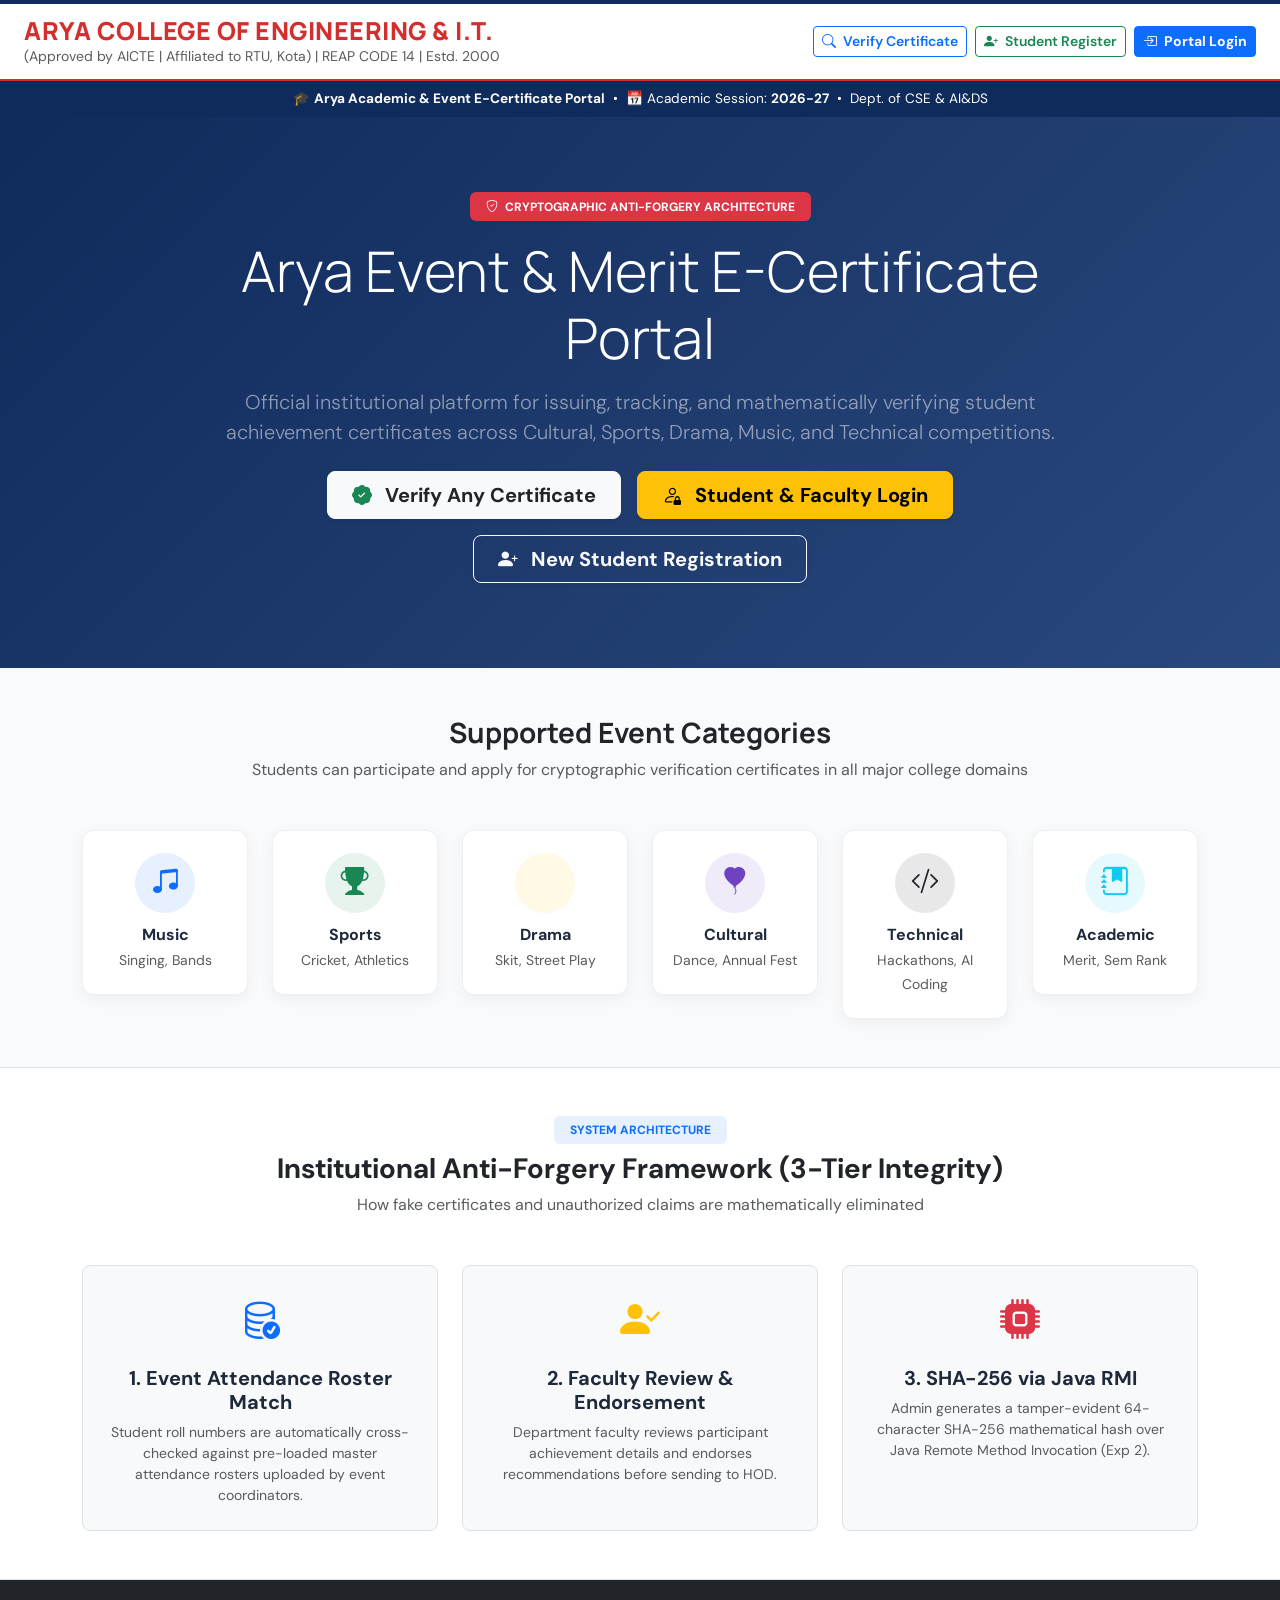
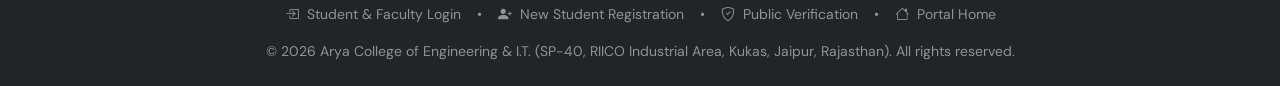
<file: index.html>
<!DOCTYPE html>
<html lang="en">
<head>
    <meta charset="UTF-8">
    <meta name="viewport" content="width=device-width, initial-scale=1.0">
    <title>DocuVerify™ — Arya College of Engineering & I.T. Event Certificate Portal</title>
    
    <!-- Bootstrap 5 CDN -->
    <link href="https://cdn.jsdelivr.net/npm/bootstrap@5.3.0/dist/css/bootstrap.min.css" rel="stylesheet">
    <!-- Bootstrap Icons -->
    <link href="https://cdn.jsdelivr.net/npm/bootstrap-icons@1.11.1/font/bootstrap-icons.css" rel="stylesheet">
    <!-- Google Fonts -->
    <link href="https://fonts.googleapis.com/css2?family=DM+Sans:wght@400;500;700&family=Manrope:wght@400;600;700;800&family=Plus+Jakarta+Sans:wght@400;500;600;700;800&family=Space+Grotesk:wght@500;700&display=swap" rel="stylesheet">
    
    <style>
        /* Base Theme Variables */
        :root {
            --primary-color: #0f2b5c;
            --primary-blue: #1e40af;
            --accent-red: #d32f2f;
            --accent-crimson: #e11d48;
            --bg-light: #f8fafc;
            --sidebar-width: 255px;
        }

        body {
            font-family: 'DM Sans', sans-serif;
            background-color: var(--bg-light);
            color: #1e293b;
            margin: 0;
            overflow-x: hidden;
        }

        /* 1. Official College Header (Exact Match to web/index.jsp) */
        .college-topbar {
            background: #ffffff;
            border-top: 4px solid var(--primary-color);
            border-bottom: 2px solid var(--accent-red);
            padding: 12px 24px;
            position: relative;
            z-index: 1020;
        }

        .arya-heading {
            color: var(--accent-red);
            font-weight: 800;
            font-family: 'Manrope', sans-serif;
            font-size: 1.55rem;
            letter-spacing: 0.5px;
            cursor: pointer;
        }

        /* 2. PBL Academic Ribbon */
        .pbl-banner {
            background: var(--primary-color);
            color: #ffffff;
            padding: 8px 15px;
            font-size: 0.85rem;
            text-align: center;
        }

        /* 3. Hero Section */
        .hero-section {
            background: linear-gradient(135deg, #0f2b5c 0%, #1e3a6d 50%, #29487d 100%);
            color: #ffffff;
            padding: 75px 20px 85px 20px;
            text-align: center;
        }

        /* Category Cards */
        .cat-pill {
            background: #ffffff;
            border-radius: 12px;
            padding: 22px 16px;
            text-align: center;
            box-shadow: 0 4px 15px rgba(0,0,0,0.05);
            border: 1px solid rgba(0,0,0,0.06);
            transition: all 0.25s;
            cursor: pointer;
        }
        .cat-pill:hover {
            transform: translateY(-5px);
            box-shadow: 0 10px 25px rgba(0,0,0,0.1);
            border-color: #2563eb;
        }

        .feature-icon-box {
            width: 60px;
            height: 60px;
            border-radius: 50%;
            display: flex;
            align-items: center;
            justify-content: center;
            margin: 0 auto 12px auto;
        }

        /* Ambient Dark Login View Styling (Exact Match to web/jsp/login.jsp) */
        .login-view-wrapper {
            background: linear-gradient(135deg, #090e1a 0%, #0f172a 40%, #1e1b4b 100%);
            min-height: calc(100vh - 120px);
            display: flex;
            align-items: center;
            justify-content: center;
            position: relative;
            padding: 40px 16px;
        }
        .login-view-wrapper::before {
            content: '';
            position: absolute;
            top: -100px;
            left: 50%;
            transform: translateX(-50%);
            width: 500px;
            height: 500px;
            background: radial-gradient(circle, rgba(37, 99, 235, 0.25) 0%, rgba(0,0,0,0) 70%);
            pointer-events: none;
        }
        .login-view-wrapper::after {
            content: '';
            position: absolute;
            bottom: -100px;
            right: 10%;
            width: 400px;
            height: 400px;
            background: radial-gradient(circle, rgba(225, 29, 72, 0.15) 0%, rgba(0,0,0,0) 70%);
            pointer-events: none;
        }

        .auth-card {
            background: rgba(255, 255, 255, 0.98);
            border-radius: 24px;
            box-shadow: 0 25px 60px -15px rgba(0, 0, 0, 0.5), 0 0 0 1px rgba(255, 255, 255, 0.1);
            width: 100%;
            max-width: 480px;
            padding: 38px 34px;
            position: relative;
            z-index: 10;
        }
        .auth-card::before {
            content: '';
            position: absolute;
            top: 0; left: 0; right: 0; height: 4px;
            background: linear-gradient(90deg, #2563eb, #e11d48, #3b82f6);
            border-radius: 24px 24px 0 0;
        }

        .role-switch-container {
            background: #f1f5f9;
            padding: 4px;
            border-radius: 12px;
            display: flex;
            gap: 4px;
            margin-bottom: 22px;
            border: 1px solid #e2e8f0;
        }
        .role-btn {
            flex: 1;
            padding: 9px 6px;
            font-size: 0.83rem;
            font-weight: 600;
            border: none;
            background: transparent;
            color: #64748b;
            border-radius: 9px;
            cursor: pointer;
            transition: all 0.2s;
            text-align: center;
        }
        .role-btn.active {
            background: #ffffff;
            color: #0f172a;
            box-shadow: 0 3px 8px rgba(15, 23, 42, 0.08);
            font-weight: 700;
        }

        .input-group-modern {
            display: flex;
            align-items: center;
            border: 1.5px solid #cbd5e1;
            border-radius: 12px;
            background: #ffffff;
            overflow: hidden;
            transition: all 0.2s;
        }
        .input-group-modern:focus-within {
            border-color: #2563eb;
            box-shadow: 0 0 0 3px rgba(37, 99, 235, 0.12);
        }
        .input-group-modern .input-icon {
            padding: 0 12px;
            color: #64748b;
        }
        .input-group-modern input {
            border: none;
            outline: none;
            padding: 11px 12px 11px 0;
            width: 100%;
            font-size: 0.92rem;
            color: #0f172a;
        }

        .btn-portal-submit {
            background: linear-gradient(135deg, #1e40af 0%, #2563eb 100%);
            color: #ffffff;
            border: none;
            font-weight: 700;
            font-size: 0.95rem;
            padding: 12px;
            border-radius: 12px;
            width: 100%;
            box-shadow: 0 6px 18px rgba(37, 99, 235, 0.35);
            transition: all 0.2s;
        }
        .btn-portal-submit:hover {
            transform: translateY(-2px);
            color: #ffffff;
        }

        /* ADMIN SIDEBAR & CONTENT LAYOUT (Exact Match to web/jsp/includes/sidebar.jsp & web/css/style.css) */
        .admin-layout-wrapper {
            display: flex;
            width: 100%;
            min-height: 100vh;
        }

        #sidebar {
            width: var(--sidebar-width);
            min-width: var(--sidebar-width);
            background: #ffffff;
            border-right: 1px solid #e2e8f0;
            color: #3f3d56;
            min-height: 100vh;
            position: fixed;
            top: 0;
            left: 0;
            z-index: 1000;
            transition: all 0.3s;
        }
        #sidebar.collapsed {
            margin-left: calc(-1 * var(--sidebar-width));
        }

        .sidebar-header {
            padding: 20px;
            background: #ffffff;
            border-bottom: 1px solid #eaeaea;
            text-align: center;
        }

        #sidebar ul.components {
            padding: 15px 0;
            list-style: none;
            margin: 0;
        }
        #sidebar ul li a {
            padding: 12px 20px;
            font-size: 0.95rem;
            display: flex;
            align-items: center;
            color: #475569;
            text-decoration: none;
            transition: all 0.2s;
            font-weight: 500;
            cursor: pointer;
        }
        #sidebar ul li a:hover, #sidebar ul li.active > a {
            color: #1e40af;
            background: rgba(37, 99, 235, 0.08);
            border-right: 4px solid #1e40af;
            font-weight: 700;
        }
        #sidebar ul li a i {
            margin-right: 12px;
            font-size: 1.15rem;
        }

        .admin-content-area {
            width: calc(100% - var(--sidebar-width));
            margin-left: var(--sidebar-width);
            min-height: 100vh;
            background-color: #f4f6fa;
            transition: all 0.3s;
            display: flex;
            flex-direction: column;
        }
        .admin-content-area.expanded {
            width: 100%;
            margin-left: 0;
        }

        .admin-top-nav {
            background: #ffffff;
            border-bottom: 1px solid #e2e8f0;
            padding: 12px 24px;
            display: flex;
            align-items: center;
            justify-content: space-between;
        }

        /* Stat Cards */
        .stats-card {
            background: #ffffff;
            border-radius: 12px;
            padding: 20px;
            border: 1px solid rgba(0,0,0,0.05);
            box-shadow: 0 4px 15px rgba(0,0,0,0.03);
        }
        .stats-card .icon-box {
            width: 54px;
            height: 54px;
            border-radius: 12px;
            display: flex;
            align-items: center;
            justify-content: center;
            font-size: 24px;
        }

        /* Student & Mentor Hero Banners */
        .student-hero {
            background: linear-gradient(135deg, #0f2b5c 0%, #1a428a 100%);
            color: #ffffff;
            border-radius: 12px;
            padding: 24px 28px;
            margin-bottom: 24px;
        }
        .mentor-hero {
            background: linear-gradient(135deg, #0f2b5c 0%, #1e3a6d 100%);
            color: #ffffff;
            border-radius: 12px;
            padding: 22px 28px;
            margin-bottom: 24px;
        }

        /* Visibility Switcher */
        .app-view {
            display: none;
        }
        .app-view.active-view {
            display: block;
        }
    </style>
</head>
<body>

    <!-- ========================================== -->
    <!-- VIEW 1: LANDING PAGE (Exact web/index.jsp) -->
    <!-- ========================================== -->
    <div id="view-home" class="app-view active-view">
        
        <!-- Official College Header -->
        <header class="college-topbar d-flex flex-wrap justify-content-between align-items-center">
            <div>
                <h3 class="arya-heading mb-0" onclick="showView('view-home')">ARYA COLLEGE OF ENGINEERING & I.T.</h3>
                <p class="text-muted small mb-0">(Approved by AICTE | Affiliated to RTU, Kota) | REAP CODE 14 | Estd. 2000</p>
            </div>
            <div class="d-flex align-items-center gap-2 mt-2 mt-md-0" id="landingNavActions">
                <button class="btn btn-outline-primary btn-sm fw-semibold" onclick="showView('view-verify')">
                    <i class="bi bi-search me-1"></i> Verify Certificate
                </button>
                <button class="btn btn-outline-success btn-sm fw-semibold" onclick="showView('view-register')">
                    <i class="bi bi-person-plus-fill me-1"></i> Student Register
                </button>
                <button class="btn btn-primary btn-sm fw-bold" onclick="showView('view-login')">
                    <i class="bi bi-box-arrow-in-right me-1"></i> Portal Login
                </button>
            </div>
        </header>

        <!-- Academic Ribbon -->
        <div class="pbl-banner">
            🎓 <strong>Arya Academic & Event E-Certificate Portal</strong> &nbsp;•&nbsp; 
            📅 Academic Session: <strong>2026-27</strong> &nbsp;•&nbsp; 
            Dept. of CSE & AI&DS
        </div>

        <!-- Hero Section -->
        <section class="hero-section">
            <div class="container" style="max-width: 860px;">
                <span class="badge bg-danger px-3 py-2 text-uppercase mb-3 fw-bold tracking-wider">
                    <i class="bi bi-shield-check me-1"></i> Cryptographic Anti-Forgery Architecture
                </span>
                <h1 class="display-4 fw-extrabold mb-3" style="font-family: 'Manrope', sans-serif;">
                    Arya Event & Merit E-Certificate Portal
                </h1>
                <p class="lead mb-4 text-white-50">
                    Official institutional platform for issuing, tracking, and mathematically verifying student achievement certificates across Cultural, Sports, Drama, Music, and Technical competitions.
                </p>
                <div class="d-flex flex-wrap justify-content-center gap-3">
                    <button onclick="showView('view-verify')" class="btn btn-light btn-lg px-4 fw-bold text-dark shadow-sm">
                        <i class="bi bi-patch-check-fill text-success me-2"></i> Verify Any Certificate
                    </button>
                    <button onclick="showView('view-login')" class="btn btn-warning btn-lg px-4 fw-bold shadow-sm">
                        <i class="bi bi-person-lock me-2"></i> Student & Faculty Login
                    </button>
                    <button onclick="showView('view-register')" class="btn btn-outline-light btn-lg px-4 fw-bold shadow-sm">
                        <i class="bi bi-person-plus-fill me-2"></i> New Student Registration
                    </button>
                </div>
            </div>
        </section>

        <!-- Supported Event Categories -->
        <div class="container py-5">
            <div class="text-center mb-5">
                <h3 class="fw-bold text-dark" style="font-family: 'Manrope', sans-serif;">Supported Event Categories</h3>
                <p class="text-muted">Students can participate and apply for cryptographic verification certificates in all major college domains</p>
            </div>

            <div class="row g-4">
                <div class="col-6 col-md-4 col-lg-2" onclick="quickApplyFromHome('Music')">
                    <div class="cat-pill">
                        <div class="feature-icon-box bg-primary bg-opacity-10 text-primary">
                            <i class="bi bi-music-note-beamed fs-3"></i>
                        </div>
                        <h6 class="fw-bold mb-1">Music</h6>
                        <small class="text-muted">Singing, Bands</small>
                    </div>
                </div>

                <div class="col-6 col-md-4 col-lg-2" onclick="quickApplyFromHome('Sports')">
                    <div class="cat-pill">
                        <div class="feature-icon-box bg-success bg-opacity-10 text-success">
                            <i class="bi bi-trophy-fill fs-3"></i>
                        </div>
                        <h6 class="fw-bold mb-1">Sports</h6>
                        <small class="text-muted">Cricket, Athletics</small>
                    </div>
                </div>

                <div class="col-6 col-md-4 col-lg-2" onclick="quickApplyFromHome('Drama')">
                    <div class="cat-pill">
                        <div class="feature-icon-box bg-warning bg-opacity-10 text-warning">
                            <i class="bi bi-masks-theater fs-3"></i>
                        </div>
                        <h6 class="fw-bold mb-1">Drama</h6>
                        <small class="text-muted">Skit, Street Play</small>
                    </div>
                </div>

                <div class="col-6 col-md-4 col-lg-2" onclick="quickApplyFromHome('Cultural')">
                    <div class="cat-pill">
                        <div class="feature-icon-box" style="background: rgba(111, 66, 193, 0.1); color: #6f42c1;">
                            <i class="bi bi-balloon-heart-fill fs-3"></i>
                        </div>
                        <h6 class="fw-bold mb-1">Cultural</h6>
                        <small class="text-muted">Dance, Annual Fest</small>
                    </div>
                </div>

                <div class="col-6 col-md-4 col-lg-2" onclick="quickApplyFromHome('Technical')">
                    <div class="cat-pill">
                        <div class="feature-icon-box bg-dark bg-opacity-10 text-dark">
                            <i class="bi bi-code-slash fs-3"></i>
                        </div>
                        <h6 class="fw-bold mb-1">Technical</h6>
                        <small class="text-muted">Hackathons, AI Coding</small>
                    </div>
                </div>

                <div class="col-6 col-md-4 col-lg-2" onclick="quickApplyFromHome('Academic')">
                    <div class="cat-pill">
                        <div class="feature-icon-box bg-info bg-opacity-10 text-info">
                            <i class="bi bi-journal-bookmark-fill fs-3"></i>
                        </div>
                        <h6 class="fw-bold mb-1">Academic</h6>
                        <small class="text-muted">Merit, Sem Rank</small>
                    </div>
                </div>
            </div>
        </div>

        <!-- 3-Tier Anti-Forgery Framework -->
        <div class="bg-white py-5 border-top border-bottom">
            <div class="container">
                <div class="text-center mb-5">
                    <span class="badge bg-primary bg-opacity-10 text-primary px-3 py-2 fw-bold mb-2">SYSTEM ARCHITECTURE</span>
                    <h3 class="fw-bold text-dark">Institutional Anti-Forgery Framework (3-Tier Integrity)</h3>
                    <p class="text-muted">How fake certificates and unauthorized claims are mathematically eliminated</p>
                </div>

                <div class="row g-4 text-center">
                    <div class="col-md-4">
                        <div class="p-4 border rounded-3 h-100 bg-light">
                            <div class="fs-1 text-primary mb-3"><i class="bi bi-database-check"></i></div>
                            <h5 class="fw-bold">1. Event Attendance Roster Match</h5>
                            <p class="small text-muted mb-0">
                                Student roll numbers are automatically cross-checked against pre-loaded master attendance rosters uploaded by event coordinators.
                            </p>
                        </div>
                    </div>

                    <div class="col-md-4">
                        <div class="p-4 border rounded-3 h-100 bg-light">
                            <div class="fs-1 text-warning mb-3"><i class="bi bi-person-check-fill"></i></div>
                            <h5 class="fw-bold">2. Faculty Review & Endorsement</h5>
                            <p class="small text-muted mb-0">
                                Department faculty reviews participant achievement details and endorses recommendations before sending to HOD.
                            </p>
                        </div>
                    </div>

                    <div class="col-md-4">
                        <div class="p-4 border rounded-3 h-100 bg-light">
                            <div class="fs-1 text-danger mb-3"><i class="bi bi-cpu-fill"></i></div>
                            <h5 class="fw-bold">3. SHA-256 via Java RMI</h5>
                            <p class="small text-muted mb-0">
                                Admin generates a tamper-evident 64-character SHA-256 mathematical hash over Java Remote Method Invocation (Exp 2).
                            </p>
                        </div>
                    </div>
                </div>
            </div>
        </div>

        <!-- Footer -->
        <footer class="bg-dark text-white py-4 text-center">
            <div class="container">
                <div class="d-flex flex-wrap justify-content-center gap-3 mb-3 small">
                    <a href="javascript:void(0)" onclick="showView('view-login')" class="text-white-50 text-decoration-none">
                        <i class="bi bi-box-arrow-in-right me-1"></i> Student & Faculty Login
                    </a>
                    <span class="text-white-50">•</span>
                    <a href="javascript:void(0)" onclick="showView('view-register')" class="text-white-50 text-decoration-none">
                        <i class="bi bi-person-plus-fill me-1"></i> New Student Registration
                    </a>
                    <span class="text-white-50">•</span>
                    <a href="javascript:void(0)" onclick="showView('view-verify')" class="text-white-50 text-decoration-none">
                        <i class="bi bi-shield-check me-1"></i> Public Verification
                    </a>
                    <span class="text-white-50">•</span>
                    <a href="javascript:void(0)" onclick="showView('view-home')" class="text-white-50 text-decoration-none">
                        <i class="bi bi-house me-1"></i> Portal Home
                    </a>
                </div>
                <p class="small text-white-50 mb-0">
                    &copy; 2026 Arya College of Engineering & I.T. (SP-40, RIICO Industrial Area, Kukas, Jaipur, Rajasthan). All rights reserved.
                </p>
            </div>
        </footer>
    </div>


    <!-- ========================================== -->
    <!-- VIEW 2: LOGIN PAGE (Exact web/jsp/login.jsp) -->
    <!-- ========================================== -->
    <div id="view-login" class="app-view">
        <!-- Top bar -->
        <div class="college-topbar d-flex justify-content-between align-items-center">
            <div>
                <h4 class="arya-heading mb-0" onclick="showView('view-home')">ARYA COLLEGE OF ENGINEERING & I.T.</h4>
                <small class="text-muted fw-semibold">Institutional Portal Login • REAP CODE 14</small>
            </div>
            <div>
                <button class="btn btn-outline-secondary btn-sm" onclick="goBackOrHome()">
                    <i class="bi bi-arrow-left me-1"></i> Back to Home
                </button>
            </div>
        </div>

        <div class="login-view-wrapper">
            <div class="auth-card">
                <div class="text-center mb-4">
                    <div class="d-inline-flex align-items-center justify-content-center p-3 rounded-circle bg-primary bg-opacity-10 text-primary mb-2" style="width: 58px; height: 58px;">
                        <i class="bi bi-shield-lock-fill fs-2 text-primary"></i>
                    </div>
                    <h4 class="fw-bold text-dark mb-1">Institutional Portal Login</h4>
                    <p class="text-muted small mb-0">Select your authorization role to enter your workspace</p>
                </div>

                <!-- Segmented Role Switcher -->
                <div class="role-switch-container">
                    <button type="button" class="role-btn active" id="loginTabAdmin" onclick="selectLoginRole('admin')">
                        <i class="bi bi-person-fill-gear me-1"></i> Admin / HOD
                    </button>
                    <button type="button" class="role-btn" id="loginTabMentor" onclick="selectLoginRole('mentor')">
                        <i class="bi bi-person-badge me-1"></i> Faculty
                    </button>
                    <button type="button" class="role-btn" id="loginTabStudent" onclick="selectLoginRole('student')">
                        <i class="bi bi-mortarboard-fill me-1"></i> Student
                    </button>
                </div>

                <!-- Login Form -->
                <form onsubmit="performLogin(event)">
                    <div class="mb-3">
                        <label class="form-label small fw-bold text-dark mb-1" id="lblUsername">User ID / Username</label>
                        <div class="input-group-modern">
                            <span class="input-icon"><i class="bi bi-person"></i></span>
                            <input type="text" id="inputUsername" required value="admin">
                        </div>
                    </div>

                    <div class="mb-3">
                        <label class="form-label small fw-bold text-dark mb-1">Password</label>
                        <div class="input-group-modern">
                            <span class="input-icon"><i class="bi bi-key"></i></span>
                            <input type="password" id="inputPassword" required value="admin123">
                        </div>
                    </div>

                    <!-- Quick Demo Credentials Pills -->
                    <div class="p-2 mb-3 rounded bg-light border text-center small text-muted">
                        <span class="fw-bold">Click to Auto-Fill:</span> 
                        <a href="javascript:void(0)" onclick="fillCredentials('admin', 'admin123', 'admin')" class="badge bg-danger text-white text-decoration-none ms-1">admin</a>
                        <a href="javascript:void(0)" onclick="fillCredentials('faculty', 'faculty123', 'mentor')" class="badge bg-primary text-white text-decoration-none ms-1">faculty</a>
                        <a href="javascript:void(0)" onclick="fillCredentials('student', 'student123', 'student')" class="badge bg-success text-white text-decoration-none ms-1">student</a>
                    </div>

                    <button type="submit" class="btn btn-portal-submit">
                        Sign In to Dashboard <i class="bi bi-arrow-right ms-1"></i>
                    </button>

                    <div class="auth-footer mt-3 pt-3 border-top text-center small">
                        <div class="mb-2">
                            New student? <a href="javascript:void(0)" onclick="showView('view-register')" class="fw-bold text-primary text-decoration-none">
                                <i class="bi bi-person-plus-fill me-1"></i> Create Student Profile / Register
                            </a>
                        </div>
                        <div class="text-muted">
                            <a href="javascript:void(0)" onclick="showView('view-verify')" class="text-decoration-none text-muted"><i class="bi bi-shield-check me-1"></i> Verify Certificate</a>
                            <span class="mx-1">•</span>
                            <a href="javascript:void(0)" onclick="showView('view-home')" class="text-decoration-none text-muted"><i class="bi bi-house me-1"></i> Portal Home</a>
                        </div>
                    </div>
                </form>
            </div>
        </div>
    </div>


    <!-- ============================================================== -->
    <!-- VIEW: STUDENT REGISTRATION (Exact web/jsp/register.jsp)       -->
    <!-- ============================================================== -->
    <div id="view-register" class="app-view">
        <!-- Top bar -->
        <div class="college-topbar d-flex justify-content-between align-items-center">
            <div>
                <h4 class="arya-heading mb-0" onclick="showView('view-home')">ARYA COLLEGE OF ENGINEERING & I.T.</h4>
                <small class="text-muted fw-semibold">Student Profile Registration • Dept. of CSE & AI&DS • REAP CODE 14</small>
            </div>
            <div class="d-flex align-items-center gap-2">
                <button class="btn btn-outline-primary btn-sm" onclick="showView('view-login')">
                    <i class="bi bi-box-arrow-in-right me-1"></i> Sign In
                </button>
                <button class="btn btn-outline-secondary btn-sm" onclick="goBackOrHome()">
                    <i class="bi bi-arrow-left me-1"></i> Back
                </button>
            </div>
        </div>

        <div class="login-view-wrapper">
            <div class="auth-card" style="max-width: 560px;">
                <div class="text-center mb-3">
                    <div class="d-inline-flex align-items-center justify-content-center p-3 rounded-circle bg-success bg-opacity-10 text-success mb-2" style="width: 58px; height: 58px;">
                        <i class="bi bi-person-plus-fill fs-2"></i>
                    </div>
                    <h4 class="fw-bold text-dark mb-1">Create Student Profile</h4>
                    <p class="text-muted small mb-0">Register your university credentials for event certificate issuance</p>
                </div>

                <form onsubmit="handleStudentRegister(event)">
                    <div class="row g-2 mb-3">
                        <div class="col-md-6">
                            <label class="form-label small fw-bold text-dark mb-1">Full Student Name <span class="text-danger">*</span></label>
                            <div class="input-group-modern">
                                <span class="input-icon"><i class="bi bi-person"></i></span>
                                <input type="text" id="regFullName" required placeholder="e.g. Rahul Verma">
                            </div>
                        </div>
                        <div class="col-md-6">
                            <label class="form-label small fw-bold text-dark mb-1">University Roll No <span class="text-danger">*</span></label>
                            <div class="input-group-modern">
                                <span class="input-icon"><i class="bi bi-credit-card-2-front"></i></span>
                                <input type="text" id="regRollNo" required placeholder="e.g. 24EAIDS058">
                            </div>
                        </div>
                    </div>

                    <div class="row g-2 mb-3">
                        <div class="col-md-6">
                            <label class="form-label small fw-bold text-dark mb-1">Academic Branch</label>
                            <div class="input-group-modern">
                                <span class="input-icon"><i class="bi bi-diagram-3"></i></span>
                                <select id="regBranch" class="form-select border-0">
                                    <option value="AI & Data Science" selected>AI & Data Science (AI&DS)</option>
                                    <option value="Computer Science (CSE)">Computer Science (CSE)</option>
                                    <option value="Information Technology (IT)">Information Technology (IT)</option>
                                    <option value="Electronics & Comm. (ECE)">Electronics & Comm. (ECE)</option>
                                </select>
                            </div>
                        </div>
                        <div class="col-md-6">
                            <label class="form-label small fw-bold text-dark mb-1">Semester / Year</label>
                            <div class="input-group-modern">
                                <span class="input-icon"><i class="bi bi-calendar3"></i></span>
                                <select id="regYear" class="form-select border-0">
                                    <option value="3rd Year / 5th Sem" selected>3rd Year / 5th Semester</option>
                                    <option value="3rd Year / 6th Sem">3rd Year / 6th Semester</option>
                                    <option value="2nd Year / 4th Sem">2nd Year / 4th Semester</option>
                                    <option value="4th Year / 7th Sem">4th Year / 7th Semester</option>
                                </select>
                            </div>
                        </div>
                    </div>

                    <div class="mb-3">
                        <label class="form-label small fw-bold text-dark mb-1">Portal Username <span class="text-danger">*</span></label>
                        <div class="input-group-modern">
                            <span class="input-icon"><i class="bi bi-at"></i></span>
                            <input type="text" id="regUsername" required placeholder="Choose username (or use Roll No)">
                        </div>
                    </div>

                    <div class="mb-3">
                        <label class="form-label small fw-bold text-dark mb-1">College / Official Email <span class="text-danger">*</span></label>
                        <div class="input-group-modern">
                            <span class="input-icon"><i class="bi bi-envelope"></i></span>
                            <input type="email" id="regEmail" required placeholder="e.g. rahul@aryacollege.in">
                        </div>
                    </div>

                    <div class="mb-3">
                        <label class="form-label small fw-bold text-dark mb-1">Create Password <span class="text-danger">*</span></label>
                        <div class="input-group-modern">
                            <span class="input-icon"><i class="bi bi-shield-lock"></i></span>
                            <input type="password" id="regPassword" required placeholder="Create a secure password">
                        </div>
                    </div>

                    <button type="submit" class="btn btn-portal-submit">
                        Complete Student Registration <i class="bi bi-check-circle ms-1"></i>
                    </button>

                    <div class="text-center mt-3 pt-3 border-top small text-muted">
                        Already registered? 
                        <a href="javascript:void(0)" onclick="showView('view-login')" class="fw-bold text-primary text-decoration-none">
                            Sign in with your Roll Number / Username
                        </a>
                    </div>
                </form>
            </div>
        </div>
    </div>


    <!-- ============================================================== -->
    <!-- VIEW 3: ADMIN DASHBOARD (Exact web/jsp/admin/admin_dashboard.jsp) -->
    <!-- ============================================================== -->
    <div id="view-admin" class="app-view">
        <div class="admin-layout-wrapper">
            
            <!-- Left Sidebar (#sidebar from includes/sidebar.jsp) -->
            <nav id="sidebar">
                <div class="sidebar-header">
                    <h5 class="mb-0 text-danger fw-bold" style="font-family: 'Manrope', sans-serif;">ARYA COLLEGE</h5>
                    <small class="text-muted fw-semibold">PBL • Dept. of CSE / AI&DS</small>
                </div>
                <ul class="components">
                    <li class="active">
                        <a onclick="showAdminSection('dashboard')">
                            <i class="bi bi-speedometer2"></i> Admin Dashboard
                        </a>
                    </li>
                    <li>
                        <a onclick="openDirectIssueModal()">
                            <i class="bi bi-patch-plus-fill"></i> Direct Issue Cert
                        </a>
                    </li>
                    <li>
                        <a onclick="openManageUsersModal()">
                            <i class="bi bi-people-fill"></i> Manage Users
                        </a>
                    </li>
                    <li>
                        <a onclick="scrollToSection('adminIssuedTableCard')">
                            <i class="bi bi-journal-text"></i> Issued Cert Archive
                        </a>
                    </li>
                    <li>
                        <a onclick="openTemplateModal()">
                            <i class="bi bi-file-earmark-richtext-fill text-warning"></i> Certificate Templates
                        </a>
                    </li>
                    <hr class="mx-3 my-2 text-muted">
                    <li class="px-4 py-1 text-muted small fw-bold text-uppercase">Navigation</li>
                    <li>
                        <a onclick="showView('view-verify')">
                            <i class="bi bi-shield-check"></i> Public Verification
                        </a>
                    </li>
                    <li>
                        <a onclick="showView('view-home')">
                            <i class="bi bi-house-door-fill"></i> Portal Home
                        </a>
                    </li>
                    <li>
                        <a onclick="performLogout()" class="text-danger">
                            <i class="bi bi-box-arrow-right"></i> Logout
                        </a>
                    </li>
                </ul>
            </nav>

            <!-- Main Content Area (#content) -->
            <div class="admin-content-area" id="adminContentArea">
                
                <!-- Top Navbar -->
                <div class="admin-top-nav">
                    <div class="d-flex align-items-center">
                        <button type="button" class="btn btn-outline-secondary btn-sm me-3" onclick="toggleSidebar()">
                            <i class="bi bi-list fs-5"></i>
                        </button>
                        <span class="fw-bold text-dark d-none d-md-inline">Arya College of Engineering & I.T.</span>
                        <span class="text-muted small ms-2 d-none d-md-inline">• Project Based Learning (PBL) 2026-27</span>
                    </div>
                    <div class="d-flex align-items-center gap-2">
                        <span class="fw-medium text-dark">RAM BABU BURI</span>
                        <span class="badge bg-danger">ADMIN</span>
                        <button class="btn btn-outline-danger btn-sm ms-2" onclick="performLogout()">
                            <i class="bi bi-box-arrow-right me-1"></i> Logout
                        </button>
                    </div>
                </div>

                <!-- Container Fluid Body -->
                <div class="container-fluid p-4">
                    
                    <!-- Title & Privileges -->
                    <div class="d-flex flex-wrap justify-content-between align-items-center mb-4 gap-2">
                        <div>
                            <h2 class="fw-bold mb-0">HOD & Administrative Control Panel</h2>
                            <small class="text-muted fw-semibold">Arya College of Engineering & I.T. • Academic Event E-Certificate Master Portal</small>
                        </div>
                        <div>
                            <span class="badge bg-danger px-3 py-2 rounded-pill me-2">
                                <i class="bi bi-shield-lock-fill me-1"></i> Admin Privileges
                            </span>
                            <span class="badge bg-success px-3 py-2 rounded-pill">
                                <i class="bi bi-cpu-fill me-1"></i> RMI SHA-256 Active (Port 1099)
                            </span>
                        </div>
                    </div>

                    <!-- 4 Admin Stat Cards (Exact match to admin_dashboard.jsp) -->
                    <div class="row g-3 mb-4">
                        <div class="col-md-3">
                            <div class="stats-card h-100">
                                <div class="d-flex align-items-center">
                                    <div class="icon-box bg-primary text-white rounded p-3 me-3">
                                        <i class="bi bi-people-fill fs-3"></i>
                                    </div>
                                    <div>
                                        <h6 class="text-muted mb-1">Total Users</h6>
                                        <h3 class="fw-bold mb-0" id="statAdminUsers">8</h3>
                                        <small class="text-muted">Students & Mentors</small>
                                    </div>
                                </div>
                            </div>
                        </div>
                        <div class="col-md-3">
                            <div class="stats-card h-100">
                                <div class="d-flex align-items-center">
                                    <div class="icon-box bg-success text-white rounded p-3 me-3">
                                        <i class="bi bi-patch-check-fill fs-3"></i>
                                    </div>
                                    <div>
                                        <h6 class="text-muted mb-1">Issued Certificates</h6>
                                        <h3 class="fw-bold mb-0" id="statAdminIssued">2</h3>
                                        <small class="text-muted">SHA-256 Validated</small>
                                    </div>
                                </div>
                            </div>
                        </div>
                        <div class="col-md-3">
                            <div class="stats-card h-100">
                                <div class="d-flex align-items-center">
                                    <div class="icon-box bg-warning text-dark rounded p-3 me-3">
                                        <i class="bi bi-hourglass-split fs-3"></i>
                                    </div>
                                    <div>
                                        <h6 class="text-muted mb-1">Pending Approvals</h6>
                                        <h3 class="fw-bold mb-0" id="statAdminPending">1</h3>
                                        <small class="text-muted">Awaiting Cryptographic Hash</small>
                                    </div>
                                </div>
                            </div>
                        </div>
                        <div class="col-md-3">
                            <div class="stats-card h-100">
                                <div class="d-flex align-items-center">
                                    <div class="icon-box bg-dark text-white rounded p-3 me-3">
                                        <i class="bi bi-building fs-3"></i>
                                    </div>
                                    <div>
                                        <h6 class="text-muted mb-1">Affiliation</h6>
                                        <h5 class="fw-bold mb-0">RTU / AICTE</h5>
                                        <small class="text-muted">Arya 1st Old Campus</small>
                                    </div>
                                </div>
                            </div>
                        </div>
                    </div>

                    <!-- Table 1: Pending Applications Awaiting Cryptographic Issuance -->
                    <div class="card shadow-sm border-0 mb-4">
                        <div class="card-header bg-white py-3 d-flex justify-content-between align-items-center">
                            <h5 class="fw-bold mb-0 text-dark">
                                <i class="bi bi-shield-shaded text-danger me-2"></i>Event Certificate Requests Awaiting Cryptographic Issuance
                            </h5>
                            <span class="badge bg-light text-dark border">SHA-256 Digest Engine via Java RMI (Exp 2)</span>
                        </div>
                        <div class="card-body p-0">
                            <div class="table-responsive">
                                <table class="table table-hover align-middle mb-0">
                                    <thead class="table-light">
                                        <tr>
                                            <th class="ps-3">App No</th>
                                            <th>Student Name & Roll No</th>
                                            <th>Event & Category</th>
                                            <th>Award / Position</th>
                                            <th>Faculty Review Status</th>
                                            <th>Anti-Forgery Match</th>
                                            <th class="text-end pe-3">HOD Action</th>
                                        </tr>
                                    </thead>
                                    <tbody id="adminPendingTableBody">
                                        <!-- Dynamically rendered -->
                                    </tbody>
                                </table>
                            </div>
                        </div>
                    </div>

                    <!-- Table 2: Recently Cryptographically Signed Certificates -->
                    <div class="card shadow-sm border-0 mb-4" id="adminIssuedTableCard">
                        <div class="card-header bg-white py-3 d-flex justify-content-between align-items-center">
                            <h5 class="fw-bold mb-0 text-dark">
                                <i class="bi bi-patch-check-fill text-success me-2"></i>Recently Cryptographically Signed Certificates
                            </h5>
                            <button class="btn btn-sm btn-outline-primary fw-semibold" onclick="openDirectIssueModal()">
                                <i class="bi bi-plus-circle me-1"></i> Direct Issue Cert
                            </button>
                        </div>
                        <div class="card-body p-0">
                            <div class="table-responsive">
                                <table class="table table-hover align-middle mb-0">
                                    <thead class="table-light">
                                        <tr>
                                            <th class="ps-3">Cert ID</th>
                                            <th>Student Name & Roll No</th>
                                            <th>Event Category</th>
                                            <th>Issue Date</th>
                                            <th>Cryptographic SHA-256 Digest</th>
                                            <th class="text-end pe-3">Action</th>
                                        </tr>
                                    </thead>
                                    <tbody id="adminIssuedTableBody">
                                        <!-- Dynamically rendered -->
                                    </tbody>
                                </table>
                            </div>
                        </div>
                    </div>

                </div>
            </div>
        </div>
    </div>


    <!-- ============================================================== -->
    <!-- VIEW 4: FACULTY / MENTOR PANEL (Exact web/jsp/mentor/dashboard.jsp) -->
    <!-- ============================================================== -->
    <div id="view-faculty" class="app-view">
        
        <!-- Top Bar -->
        <div class="college-topbar d-flex flex-wrap justify-content-between align-items-center">
            <div>
                <h4 class="text-danger fw-bold mb-0" style="font-family: 'Manrope', sans-serif;">ARYA COLLEGE OF ENGINEERING & I.T.</h4>
                <small class="text-muted fw-semibold">Faculty / Mentor Verification Panel • REAP CODE 14</small>
            </div>
            <div class="d-flex align-items-center gap-3">
                <span class="badge bg-light text-dark border p-2">
                    <i class="bi bi-person-workspace text-primary me-1"></i> Prof. Rajesh Gupta (FACULTY)
                </span>
                <button class="btn btn-outline-danger btn-sm" onclick="performLogout()">
                    <i class="bi bi-box-arrow-right me-1"></i> Logout
                </button>
            </div>
        </div>

        <div class="pbl-banner">
            🎓 <strong>Arya Faculty Event Verification Desk</strong> &nbsp;•&nbsp; 
            Academic Session 2026-27 &nbsp;•&nbsp; Dept. of Computer Science & Engineering
        </div>

        <div class="container py-4">
            
            <!-- Mentor Hero -->
            <div class="mentor-hero d-flex flex-wrap justify-content-between align-items-center gap-3">
                <div>
                    <h3 class="fw-bold mb-1">Mentor Verification Workspace 👨‍🏫</h3>
                    <p class="mb-0 text-white-50">
                        Faculty Coordinator: <strong class="text-warning">Prof. Rajesh Gupta</strong> &nbsp;|&nbsp; 
                        PBL Dept: <strong class="text-white">Dept. of Computer Science & Engineering</strong>
                    </p>
                </div>
                <div>
                    <span class="badge bg-warning text-dark px-3 py-2 fs-6">
                        <i class="bi bi-hourglass-split me-1"></i> Pending Verification: <span id="facultyPendingBadge">1</span>
                    </span>
                </div>
            </div>

            <!-- Pending Student Applications Table -->
            <div class="card shadow-sm border-0 mb-4">
                <div class="card-header bg-white py-3 d-flex justify-content-between align-items-center">
                    <h5 class="fw-bold mb-0 text-dark">
                        <i class="bi bi-shield-lock-fill text-primary me-2"></i>Pending Student Applications (Anti-Forgery Review)
                    </h5>
                    <span class="badge bg-light text-secondary border">Two-Tier Faculty Verification</span>
                </div>
                <div class="card-body p-0">
                    <div class="table-responsive">
                        <table class="table table-hover align-middle mb-0">
                            <thead class="table-light">
                                <tr>
                                    <th class="ps-3">App No</th>
                                    <th>Student Details</th>
                                    <th>Event & Category</th>
                                    <th>Claimed Position</th>
                                    <th>Anti-Forgery Status</th>
                                    <th>Proof Link</th>
                                    <th class="text-end pe-3">Action</th>
                                </tr>
                            </thead>
                            <tbody id="facultyReviewTableBody">
                                <!-- Dynamically rendered -->
                            </tbody>
                        </table>
                    </div>
                </div>
            </div>

            <!-- Quick Navigation Footer inside Faculty -->
            <div class="text-center mt-4">
                <button class="btn btn-outline-secondary btn-sm me-2" onclick="goBackOrHome()">
                    <i class="bi bi-house me-1"></i> Back to Home
                </button>
                <button class="btn btn-outline-primary btn-sm" onclick="showView('view-verify')">
                    <i class="bi bi-shield-check me-1"></i> Public Certificate Verification
                </button>
            </div>

        </div>
    </div>


    <!-- ============================================================== -->
    <!-- VIEW 5: STUDENT DASHBOARD (Exact web/jsp/student/dashboard.jsp) -->
    <!-- ============================================================== -->
    <div id="view-student" class="app-view">
        
        <!-- Top Bar -->
        <div class="college-topbar d-flex flex-wrap justify-content-between align-items-center">
            <div>
                <h4 class="arya-heading mb-0" onclick="showView('view-home')">ARYA COLLEGE OF ENGINEERING & I.T.</h4>
                <small class="text-muted fw-semibold">Event & Merit E-Certificate Portal | REAP CODE 14</small>
            </div>
            <div class="d-flex align-items-center gap-3">
                <span class="badge bg-light text-dark border p-2" id="studentHeaderBadge">
                    <i class="bi bi-person-circle text-primary me-1"></i> Amit Kumar (24EAIDS051)
                </span>
                <button class="btn btn-outline-danger btn-sm" onclick="performLogout()">
                    <i class="bi bi-box-arrow-right me-1"></i> Logout
                </button>
            </div>
        </div>

        <!-- PBL Substrip -->
        <div class="pbl-banner d-flex justify-content-between align-items-center px-4">
            <div>🎓 <strong>Arya Student Event Portal — Academic Session 2026-27</strong> • Dept. of CSE & AI&DS</div>
            <div>
                <a href="javascript:void(0)" onclick="showView('view-verify')" class="text-white text-decoration-none small">
                    <i class="bi bi-shield-check me-1"></i> Public Certificate Verification
                </a>
            </div>
        </div>

        <div class="container py-4">
            
            <!-- Student Hero Profile Banner -->
            <div class="student-hero d-flex flex-wrap justify-content-between align-items-center gap-3">
                <div>
                    <h3 class="fw-bold mb-1" id="studentWelcomeHeading">Welcome back, Amit Kumar! 🎓</h3>
                    <p class="mb-0 text-white-50" id="studentProfileDetails">
                        Roll No: <strong class="text-white">24EAIDS051</strong> &nbsp;|&nbsp; 
                        Branch: <strong class="text-white">AI & Data Science</strong> &nbsp;|&nbsp; 
                        Year: <strong class="text-white">3rd Year (5th Sem)</strong>
                    </p>
                </div>
                <div>
                    <button class="btn btn-warning fw-bold px-4 py-2" onclick="openApplyModal()">
                        <i class="bi bi-plus-circle-fill me-2"></i> Apply for Event Certificate
                    </button>
                </div>
            </div>

            <!-- 4 Quick Metrics -->
            <div class="row g-3 mb-4">
                <div class="col-md-3">
                    <div class="stat-card text-center p-3 bg-white rounded shadow-sm border">
                        <h6 class="text-muted mb-1">Approved Certificates</h6>
                        <h2 class="fw-bold text-success mb-0" id="studentStatApproved">1</h2>
                        <small class="text-muted">Cryptographically Sealed</small>
                    </div>
                </div>
                <div class="col-md-3">
                    <div class="stat-card text-center p-3 bg-white rounded shadow-sm border">
                        <h6 class="text-muted mb-1">Pending Requests</h6>
                        <h2 class="fw-bold text-warning mb-0" id="studentStatPending">1</h2>
                        <small class="text-muted">Under Mentor Review</small>
                    </div>
                </div>
                <div class="col-md-3">
                    <div class="stat-card text-center p-3 bg-white rounded shadow-sm border">
                        <h6 class="text-muted mb-1">Rejected Requests</h6>
                        <h2 class="fw-bold text-danger mb-0">0</h2>
                        <small class="text-muted">Roster Discrepancies</small>
                    </div>
                </div>
                <div class="col-md-3">
                    <div class="stat-card text-center p-3 bg-white rounded shadow-sm border">
                        <h6 class="text-muted mb-1">Total Applications</h6>
                        <h2 class="fw-bold text-primary mb-0" id="studentStatTotal">2</h2>
                        <small class="text-muted">Cultural, Sports & Tech</small>
                    </div>
                </div>
            </div>

            <!-- Navigation Tabs (Pills) -->
            <ul class="nav nav-pills mb-3" id="studentTabPills">
                <li class="nav-item">
                    <button class="nav-link active fw-semibold" id="tabBtnCerts" onclick="switchStudentTab('certs')">
                        <i class="bi bi-award-fill me-1"></i> My Issued Certificates (<span id="tabCountCerts">1</span>)
                    </button>
                </li>
                <li class="nav-item">
                    <button class="nav-link fw-semibold" id="tabBtnApps" onclick="switchStudentTab('apps')">
                        <i class="bi bi-clock-history me-1"></i> Application Tracking (<span id="tabCountApps">2</span>)
                    </button>
                </li>
                <li class="nav-item">
                    <button class="nav-link fw-semibold" id="tabBtnEvents" onclick="switchStudentTab('events')">
                        <i class="bi bi-calendar-event me-1"></i> Official College Events
                    </button>
                </li>
            </ul>

            <!-- Tab Content 1: My Issued Certificates -->
            <div id="studentTabContentCerts">
                <div class="card shadow-sm border-0 mb-4">
                    <div class="card-header bg-white py-3 fw-bold">
                        <i class="bi bi-patch-check-fill text-success me-2"></i> Verified Institutional Merit & Event Certificates
                    </div>
                    <div class="card-body p-0">
                        <div class="table-responsive">
                            <table class="table table-hover align-middle mb-0">
                                <thead class="table-light">
                                    <tr>
                                        <th class="ps-3">Certificate ID</th>
                                        <th>Category</th>
                                        <th>Event / Competition</th>
                                        <th>Award / Position</th>
                                        <th>Status</th>
                                        <th class="text-end pe-3">Action</th>
                                    </tr>
                                </thead>
                                <tbody id="studentCertTableBody">
                                    <!-- Rendered dynamically -->
                                </tbody>
                            </table>
                        </div>
                    </div>
                </div>
            </div>

            <!-- Tab Content 2: Application Tracking -->
            <div id="studentTabContentApps" style="display: none;">
                <div class="card shadow-sm border-0 mb-4">
                    <div class="card-header bg-white py-3 fw-bold">
                        <i class="bi bi-clock-history text-primary me-2"></i> Student Application Pipeline Tracking
                    </div>
                    <div class="card-body p-0">
                        <div class="table-responsive">
                            <table class="table table-hover align-middle mb-0">
                                <thead class="table-light">
                                    <tr>
                                        <th class="ps-3">App No</th>
                                        <th>Event Name</th>
                                        <th>Category</th>
                                        <th>Anti-Forgery Match</th>
                                        <th>Current Stage</th>
                                    </tr>
                                </thead>
                                <tbody id="studentAppTableBody">
                                    <!-- Rendered dynamically -->
                                </tbody>
                            </table>
                        </div>
                    </div>
                </div>
            </div>

            <!-- Tab Content 3: Official College Events -->
            <div id="studentTabContentEvents" style="display: none;">
                <div class="row g-3">
                    <div class="col-md-4">
                        <div class="card h-100 shadow-sm border-0 p-3">
                            <span class="badge bg-dark align-self-start mb-2">Technical</span>
                            <h5 class="fw-bold mb-1">CodeStorm Hackathon 2026</h5>
                            <p class="small text-muted mb-3">24-hour Artificial Intelligence and Web Application development challenge.</p>
                            <button class="btn btn-outline-primary btn-sm mt-auto" onclick="quickApplyWithEvent('CodeStorm Hackathon 2026', 'Technical')">
                                Apply for Cert <i class="bi bi-arrow-right ms-1"></i>
                            </button>
                        </div>
                    </div>
                    <div class="col-md-4">
                        <div class="card h-100 shadow-sm border-0 p-3">
                            <span class="badge bg-primary align-self-start mb-2">Music</span>
                            <h5 class="fw-bold mb-1">Arya Tarang Fest 2026</h5>
                            <p class="small text-muted mb-3">Inter-college solo singing and battle of the bands competition.</p>
                            <button class="btn btn-outline-primary btn-sm mt-auto" onclick="quickApplyWithEvent('Arya Tarang Fest 2026', 'Music')">
                                Apply for Cert <i class="bi bi-arrow-right ms-1"></i>
                            </button>
                        </div>
                    </div>
                    <div class="col-md-4">
                        <div class="card h-100 shadow-sm border-0 p-3">
                            <span class="badge bg-success align-self-start mb-2">Sports</span>
                            <h5 class="fw-bold mb-1">Arya Yuva Spardha 2026</h5>
                            <p class="small text-muted mb-3">Annual sports meet covering Cricket, Athletics, and Badminton tournaments.</p>
                            <button class="btn btn-outline-primary btn-sm mt-auto" onclick="quickApplyWithEvent('Arya Yuva Spardha 2026', 'Sports')">
                                Apply for Cert <i class="bi bi-arrow-right ms-1"></i>
                            </button>
                        </div>
                    </div>
                    <div class="col-md-4">
                        <div class="card h-100 shadow-sm border-0 p-3">
                            <span class="badge bg-warning text-dark align-self-start mb-2">Drama</span>
                            <h5 class="fw-bold mb-1">Rangmanch Street Play 2026</h5>
                            <p class="small text-muted mb-3">Stage plays, skits, and social awareness street theater.</p>
                            <button class="btn btn-outline-primary btn-sm mt-auto" onclick="quickApplyWithEvent('Rangmanch 2026', 'Drama')">
                                Apply for Cert <i class="bi bi-arrow-right ms-1"></i>
                            </button>
                        </div>
                    </div>
                    <div class="col-md-4">
                        <div class="card h-100 shadow-sm border-0 p-3">
                            <span class="badge bg-purple text-white align-self-start mb-2" style="background:#6f42c1;">Cultural</span>
                            <h5 class="fw-bold mb-1">Aura Cultural Fest 2026</h5>
                            <p class="small text-muted mb-3">Annual cultural dance, fashion pageant, and fine arts showcase.</p>
                            <button class="btn btn-outline-primary btn-sm mt-auto" onclick="quickApplyWithEvent('Aura Cultural Fest 2026', 'Cultural')">
                                Apply for Cert <i class="bi bi-arrow-right ms-1"></i>
                            </button>
                        </div>
                    </div>
                    <div class="col-md-4">
                        <div class="card h-100 shadow-sm border-0 p-3">
                            <span class="badge bg-info text-white align-self-start mb-2">Academic</span>
                            <h5 class="fw-bold mb-1">RTU Academic Merit Rank</h5>
                            <p class="small text-muted mb-3">Semester rank holders and outstanding academic performance awards.</p>
                            <button class="btn btn-outline-primary btn-sm mt-auto" onclick="quickApplyWithEvent('RTU Academic Merit Rank', 'Academic')">
                                Apply for Cert <i class="bi bi-arrow-right ms-1"></i>
                            </button>
                        </div>
                    </div>
                </div>
            </div>

        </div>
    </div>


    <!-- ==================================================================== -->
    <!-- VIEW 6: PUBLIC VERIFICATION (Exact web/jsp/certificate/verify.jsp)   -->
    <!-- ==================================================================== -->
    <div id="view-verify" class="app-view py-5">
        <div class="container" style="max-width: 820px;">
            <div class="text-center mb-4">
                <button class="btn btn-outline-secondary btn-sm mb-3" onclick="goBackOrHome()">
                    <i class="bi bi-arrow-left me-1"></i> Back to Portal Home
                </button>
                <div class="d-inline-flex p-3 rounded-circle bg-primary bg-opacity-10 text-primary mb-2">
                    <i class="bi bi-shield-check fs-1"></i>
                </div>
                <h2 class="fw-bold text-dark">Verify Any Certificate</h2>
                <p class="text-muted">Enter the unique Certificate ID to verify its cryptographic SHA-256 authenticity.</p>
                
                <div class="input-group input-group-lg shadow-sm rounded mb-2">
                    <span class="input-group-text bg-white border-end-0 text-primary"><i class="bi bi-search"></i></span>
                    <input type="text" id="certSearchInput" class="form-control border-start-0" placeholder="e.g. ACEIT-2026-TECH-5143" value="ACEIT-2026-TECH-5143">
                    <button class="btn btn-primary px-4 fw-bold" onclick="performVerification()">Verify Now</button>
                </div>
                <div class="text-muted small">
                    Quick test IDs: 
                    <a href="javascript:void(0)" onclick="quickTestVerify('ACEIT-2026-TECH-5143')" class="fw-bold text-primary">ACEIT-2026-TECH-5143</a> | 
                    <a href="javascript:void(0)" onclick="quickTestVerify('ACEIT-2026-CULT-8821')" class="fw-bold text-primary">ACEIT-2026-CULT-8821</a>
                </div>
            </div>

            <!-- Verification Display Target -->
            <div id="verifyResultDisplay" class="mt-4"></div>
        </div>
    </div>


    <!-- ========================================== -->
    <!-- MODALS: APPLY, DIRECT ISSUE, MANAGE USERS  -->
    <!-- ========================================== -->

    <!-- 1. Apply For Certificate Modal (Student) -->
    <div class="modal fade" id="applyModal" tabindex="-1">
        <div class="modal-dialog">
            <div class="modal-content">
                <div class="modal-header">
                    <h5 class="modal-title fw-bold"><i class="bi bi-plus-circle text-primary me-2"></i>Apply for Event Certificate</h5>
                    <button type="button" class="btn-close" data-bs-dismiss="modal"></button>
                </div>
                <div class="modal-body">
                    <form onsubmit="handleStudentApply(event)">
                        <div class="mb-3">
                            <label class="form-label small fw-bold">Select College Event</label>
                            <select id="selEvent" class="form-select" onchange="updateCategoryFromEvent()" required>
                                <option value="CodeStorm Hackathon 2026 - 24hr AI Innovation Challenge" data-cat="Technical">CodeStorm Hackathon 2026 (Technical)</option>
                                <option value="Arya Tarang Fest 2026 - Classical & Solo Singing" data-cat="Music">Arya Tarang Fest 2026 (Music)</option>
                                <option value="Arya Yuva Spardha 2026 - Inter-College Cricket" data-cat="Sports">Arya Yuva Spardha 2026 (Sports)</option>
                                <option value="Rangmanch 2026 - Street Play & Drama Contest" data-cat="Drama">Rangmanch 2026 (Drama)</option>
                                <option value="Aura Cultural Fest 2026 - Group Dance Showcase" data-cat="Cultural">Aura Cultural Fest 2026 (Cultural)</option>
                                <option value="RTU Academic Merit Rank - 5th Sem Examination" data-cat="Academic">RTU Academic Merit Rank (Academic)</option>
                            </select>
                        </div>
                        <div class="mb-3">
                            <label class="form-label small fw-bold">Category</label>
                            <input type="text" id="inpCategory" class="form-control bg-light" value="Technical" readonly>
                        </div>
                        <div class="mb-3">
                            <label class="form-label small fw-bold">Position / Achievement</label>
                            <select id="selPosition" class="form-select" required>
                                <option value="1st Place - Winner">1st Place - Winner</option>
                                <option value="1st Runner Up - 2nd Place">1st Runner Up - 2nd Place</option>
                                <option value="2nd Runner Up - 3rd Place">2nd Runner Up - 3rd Place</option>
                                <option value="Certificate of Participation">Certificate of Participation</option>
                            </select>
                        </div>
                        <div class="mb-3">
                            <label class="form-label small fw-bold">Team ID / Registration No.</label>
                            <input type="text" id="inpTeamId" class="form-control" value="TEAM-ACEIT-2026" required>
                        </div>
                        <div class="mb-3">
                            <label class="form-label small fw-bold">Proof Link / Certificate Drive URL</label>
                            <input type="url" id="inpProofUrl" class="form-control" value="https://aryacollege.in/proof/sample" required>
                        </div>
                        <button type="submit" class="btn btn-primary w-100 fw-bold py-2">
                            Submit Application for Verification <i class="bi bi-send ms-1"></i>
                        </button>
                    </form>
                </div>
            </div>
        </div>
    </div>

    <!-- 2. Direct Issue Certificate Modal (Admin) -->
    <div class="modal fade" id="directIssueModal" tabindex="-1">
        <div class="modal-dialog">
            <div class="modal-content">
                <div class="modal-header">
                    <h5 class="modal-title fw-bold"><i class="bi bi-patch-plus-fill text-success me-2"></i>Direct Issue Certificate (Admin)</h5>
                    <button type="button" class="btn-close" data-bs-dismiss="modal"></button>
                </div>
                <div class="modal-body">
                    <form onsubmit="handleDirectIssue(event)">
                        <div class="mb-3">
                            <label class="form-label small fw-bold">Student Full Name</label>
                            <input type="text" id="issueStudentName" class="form-control" required value="Amit Kumar">
                        </div>
                        <div class="mb-3">
                            <label class="form-label small fw-bold">Roll Number / ID</label>
                            <input type="text" id="issueRollNo" class="form-control" required value="24EAIDS051">
                        </div>
                        <div class="mb-3">
                            <label class="form-label small fw-bold">Event Name</label>
                            <input type="text" id="issueEventName" class="form-control" required value="CodeStorm Hackathon 2026">
                        </div>
                        <div class="row g-2 mb-3">
                            <div class="col-6">
                                <label class="form-label small fw-bold">Category</label>
                                <select id="issueCategory" class="form-select">
                                    <option value="Technical">Technical</option>
                                    <option value="Music">Music</option>
                                    <option value="Sports">Sports</option>
                                    <option value="Drama">Drama</option>
                                    <option value="Cultural">Cultural</option>
                                    <option value="Academic">Academic</option>
                                </select>
                            </div>
                            <div class="col-6">
                                <label class="form-label small fw-bold">Position</label>
                                <select id="issuePosition" class="form-select">
                                    <option value="1st Place - Winner">1st Place - Winner</option>
                                    <option value="1st Runner Up">1st Runner Up</option>
                                    <option value="2nd Runner Up">2nd Runner Up</option>
                                    <option value="Certificate of Merit">Certificate of Merit</option>
                                </select>
                            </div>
                        </div>
                        <button type="submit" class="btn btn-success w-100 fw-bold py-2">
                            Generate SHA-256 & Issue Instantly <i class="bi bi-cpu ms-1"></i>
                        </button>
                    </form>
                </div>
            </div>
        </div>
    </div>

    <!-- 3. Manage Users Modal (Admin) -->
    <div class="modal fade" id="manageUsersModal" tabindex="-1">
        <div class="modal-dialog modal-lg">
            <div class="modal-content">
                <div class="modal-header">
                    <h5 class="modal-title fw-bold"><i class="bi bi-people-fill text-primary me-2"></i>Institutional User Management</h5>
                    <button type="button" class="btn-close" data-bs-dismiss="modal"></button>
                </div>
                <div class="modal-body p-0">
                    <div class="table-responsive">
                        <table class="table table-hover align-middle mb-0">
                            <thead class="table-light">
                                <tr>
                                    <th class="ps-3">ID</th>
                                    <th>Full Name</th>
                                    <th>Username</th>
                                    <th>Role</th>
                                    <th>Branch / Dept</th>
                                    <th>Status</th>
                                </tr>
                            </thead>
                            <tbody id="adminUsersTableBody">
                                <tr>
                                    <td class="ps-3 fw-bold">1</td>
                                    <td>RAM BABU BURI</td>
                                    <td>admin</td>
                                    <td><span class="badge bg-danger">ADMIN</span></td>
                                    <td>HOD - CSE & AI&DS</td>
                                    <td><span class="badge bg-success">Active</span></td>
                                </tr>
                                <tr>
                                    <td class="ps-3 fw-bold">2</td>
                                    <td>Prof. Rajesh Gupta</td>
                                    <td>faculty</td>
                                    <td><span class="badge bg-primary">FACULTY</span></td>
                                    <td>Event Coordinator</td>
                                    <td><span class="badge bg-success">Active</span></td>
                                </tr>
                                <tr>
                                    <td class="ps-3 fw-bold">3</td>
                                    <td>Amit Kumar</td>
                                    <td>student</td>
                                    <td><span class="badge bg-info text-dark">STUDENT</span></td>
                                    <td>AI & Data Science (24EAIDS051)</td>
                                    <td><span class="badge bg-success">Active</span></td>
                                </tr>
                                <tr>
                                    <td class="ps-3 fw-bold">4</td>
                                    <td>Ayush Sharma</td>
                                    <td>ayush</td>
                                    <td><span class="badge bg-info text-dark">STUDENT</span></td>
                                    <td>AI & Data Science (24EAIDS052)</td>
                                    <td><span class="badge bg-success">Active</span></td>
                                </tr>
                                <tr>
                                    <td class="ps-3 fw-bold">5</td>
                                    <td>Chetan Sharma</td>
                                    <td>chetan</td>
                                    <td><span class="badge bg-info text-dark">STUDENT</span></td>
                                    <td>AI & Data Science (24EAIDS053)</td>
                                    <td><span class="badge bg-success">Active</span></td>
                                </tr>
                            </tbody>
                        </table>
                    </div>
                </div>
            </div>
        </div>
    </div>

    <!-- 4. Certificate Template Modal (Admin) -->
    <div class="modal fade" id="templateModal" tabindex="-1">
        <div class="modal-dialog modal-xl">
            <div class="modal-content">
                <div class="modal-header bg-dark text-white">
                    <h5 class="modal-title fw-bold"><i class="bi bi-file-earmark-richtext-fill text-warning me-2"></i>Certificate Template Manager</h5>
                    <button type="button" class="btn-close btn-close-white" data-bs-dismiss="modal"></button>
                </div>
                <div class="modal-body p-4">
                    <div class="row g-4">
                        <!-- Left: Template Options -->
                        <div class="col-md-4">
                            <h6 class="fw-bold text-dark mb-3"><i class="bi bi-palette me-2 text-primary"></i>Template Style</h6>
                            <div class="mb-3">
                                <div class="form-check mb-2">
                                    <input class="form-check-input" type="radio" name="tplStyle" id="tplGold" value="gold" checked onchange="previewTemplate()">
                                    <label class="form-check-label fw-semibold" for="tplGold">🏅 Gold Classic (Default)</label>
                                </div>
                                <div class="form-check mb-2">
                                    <input class="form-check-input" type="radio" name="tplStyle" id="tplBlue" value="blue" onchange="previewTemplate()">
                                    <label class="form-check-label fw-semibold" for="tplBlue">🔵 Royal Blue</label>
                                </div>
                                <div class="form-check mb-3">
                                    <input class="form-check-input" type="radio" name="tplStyle" id="tplRed" value="red" onchange="previewTemplate()">
                                    <label class="form-check-label fw-semibold" for="tplRed">🔴 Crimson Academic</label>
                                </div>
                            </div>
                            <hr>
                            <h6 class="fw-bold text-dark mb-3"><i class="bi bi-image me-2 text-success"></i>Custom Background Template</h6>
                            <div class="mb-3">
                                <label class="form-label small fw-bold">Upload Your Template Image (PNG/JPG):</label>
                                <input type="file" id="customTemplateFile" class="form-control form-control-sm" accept="image/*" onchange="loadCustomTemplate(event)">
                                <div class="form-text">Upload a certificate background (1123×794px recommended)</div>
                            </div>
                            <div id="customTemplateStatus" class="d-none">
                                <span class="badge bg-success"><i class="bi bi-check-circle me-1"></i>Custom Template Loaded</span>
                                <button class="btn btn-sm btn-outline-danger ms-2" onclick="clearCustomTemplate()">Remove</button>
                            </div>
                            <hr>
                            <h6 class="fw-bold text-dark mb-3"><i class="bi bi-gear me-2 text-secondary"></i>Preview With Data</h6>
                            <div class="mb-2">
                                <label class="form-label small fw-bold">Student Name:</label>
                                <input type="text" id="prevName" class="form-control form-control-sm" value="Amit Kumar" oninput="previewTemplate()">
                            </div>
                            <div class="mb-2">
                                <label class="form-label small fw-bold">Roll Number:</label>
                                <input type="text" id="prevRoll" class="form-control form-control-sm" value="24EAIDS051" oninput="previewTemplate()">
                            </div>
                            <div class="mb-2">
                                <label class="form-label small fw-bold">Event Name:</label>
                                <input type="text" id="prevEvent" class="form-control form-control-sm" value="CodeStorm Hackathon 2026" oninput="previewTemplate()">
                            </div>
                            <div class="mb-2">
                                <label class="form-label small fw-bold">Award / Position:</label>
                                <input type="text" id="prevAward" class="form-control form-control-sm" value="1st Place - Winner" oninput="previewTemplate()">
                            </div>
                            <div class="mb-3">
                                <label class="form-label small fw-bold">Category:</label>
                                <input type="text" id="prevCategory" class="form-control form-control-sm" value="Technical" oninput="previewTemplate()">
                            </div>
                            <button class="btn btn-success w-100 fw-bold" onclick="saveTemplateSettings()">
                                <i class="bi bi-floppy-fill me-1"></i>Save Template Settings
                            </button>
                        </div>
                        <!-- Right: Live Preview -->
                        <div class="col-md-8">
                            <h6 class="fw-bold text-dark mb-3"><i class="bi bi-eye me-2 text-warning"></i>Live Certificate Preview</h6>
                            <div id="certPreviewBox" style="transform-origin:top left; overflow:hidden; border:2px solid #dee2e6; border-radius:8px;"></div>
                        </div>
                    </div>
                </div>
            </div>
        </div>
    </div>

    <!-- 5. Email Notification Modal (Admin) -->
    <div class="modal fade" id="emailModal" tabindex="-1">
        <div class="modal-dialog modal-lg">
            <div class="modal-content">
                <div class="modal-header">
                    <h5 class="modal-title fw-bold"><i class="bi bi-envelope-fill text-primary me-2"></i>Send Certificate Email Notification</h5>
                    <button type="button" class="btn-close" data-bs-dismiss="modal"></button>
                </div>
                <div class="modal-body">
                    <div class="alert alert-info small mb-3">
                        <i class="bi bi-info-circle me-1"></i>
                        A pre-composed email with the student's certificate details is ready. Click <strong>Send Email</strong> to open your mail client and deliver it.
                    </div>
                    <div class="mb-3">
                        <label class="form-label small fw-bold">To (Student Email):</label>
                        <input type="email" id="emailTo" class="form-control" readonly>
                    </div>
                    <div class="mb-3">
                        <label class="form-label small fw-bold">Subject:</label>
                        <input type="text" id="emailSubject" class="form-control" readonly>
                    </div>
                    <div class="mb-3">
                        <label class="form-label small fw-bold">Email Body:</label>
                        <textarea id="emailBody" class="form-control font-monospace small" rows="10" readonly></textarea>
                    </div>
                    <div class="d-flex gap-2">
                        <button class="btn btn-primary fw-bold flex-grow-1" onclick="sendEmailNow()">
                            <i class="bi bi-send-fill me-1"></i> Send Email (Opens Mail Client)
                        </button>
                        <button class="btn btn-outline-secondary" onclick="copyEmailBody()">
                            <i class="bi bi-clipboard me-1"></i> Copy Body
                        </button>
                    </div>
                    <div id="emailSentBadge" class="d-none mt-3 text-center">
                        <span class="badge bg-success px-3 py-2 fs-6">
                            <i class="bi bi-check-circle-fill me-2"></i>Email Sent Successfully via Mail Client!
                        </span>
                    </div>
                </div>
            </div>
        </div>
    </div>

    <!-- Bootstrap 5 JS Bundle -->
    <script src="https://cdn.jsdelivr.net/npm/bootstrap@5.3.0/dist/js/bootstrap.bundle.min.js"></script>

    <!-- Interactive Portal Logic & Cryptographic Engine -->
    <script>
        // --- 1. Master State & Preloaded Certificates ---
        const DEFAULT_CERTIFICATES = {
            "ACEIT-2026-TECH-5143": {
                certId: "ACEIT-2026-TECH-5143",
                studentName: "Amit Kumar",
                rollNo: "24EAIDS051",
                category: "Technical",
                eventName: "CodeStorm Hackathon 2026 - 24hr AI Innovation Challenge",
                grade: "1st Place - Winner",
                issueDate: "2026-10-06",
                hash: "a4f89d81729b4e72c83109a128e4695b3d7c48201fa8730b621e89b418e2098b"
            },
            "ACEIT-2026-CULT-8821": {
                certId: "ACEIT-2026-CULT-8821",
                studentName: "Priya Verma",
                rollNo: "24ECSE104",
                category: "Cultural",
                eventName: "Aura Cultural Fest 2026 - Classical Solo Dance",
                grade: "1st Place - Winner",
                issueDate: "2026-10-05",
                hash: "7fbc8201d894e72a83109b128c4695a3d7c48201ea8730b621e89c418e20981a"
            }
        };

        const DEFAULT_PENDING_ADMIN = [
            {
                appNo: "APP-2026-108",
                studentName: "Chetan Sharma",
                rollNo: "24EAIDS053",
                category: "Drama",
                eventName: "Rangmanch 2026 - Street Play",
                position: "1st Runner Up",
                facultyStatus: "Recommended by Faculty",
                rosterMatched: true
            }
        ];

        const DEFAULT_PENDING_FACULTY = [
            {
                appNo: "APP-2026-492",
                studentName: "Ayush Sharma",
                rollNo: "24EAIDS052",
                branch: "AI&DS",
                category: "Music",
                eventName: "Arya Tarang Fest 2026 - Classical Singing",
                position: "1st Place",
                rosterMatched: true,
                proofUrl: "https://aryacollege.in/proof/sample"
            }
        ];

        const DEFAULT_STUDENT_APPS = [
            {
                appNo: "APP-2026-830",
                eventName: "CodeStorm Hackathon 2026",
                category: "Technical",
                rosterMatched: true,
                status: "Approved & Issued"
            },
            {
                appNo: "APP-2026-904",
                eventName: "Arya Yuva Spardha 2026 - Cricket",
                category: "Sports",
                rosterMatched: true,
                status: "Pending Faculty Review"
            }
        ];

        const DEFAULT_USERS = [
            { id: 1, fullName: "RAM BABU BURI", username: "admin", role: "admin", branch: "HOD - CSE & AI&DS", rollNo: "", active: true },
            { id: 2, fullName: "Prof. Rajesh Gupta", username: "faculty", role: "mentor", branch: "Event Coordinator", rollNo: "", active: true },
            { id: 3, fullName: "Amit Kumar", username: "student", role: "student", branch: "AI & Data Science", year: "3rd Year (5th Sem)", rollNo: "24EAIDS051", active: true },
            { id: 4, fullName: "Ayush Sharma", username: "ayush", role: "student", branch: "AI & Data Science", year: "3rd Year (5th Sem)", rollNo: "24EAIDS052", active: true },
            { id: 5, fullName: "Chetan Sharma", username: "chetan", role: "student", branch: "AI & Data Science", year: "3rd Year (5th Sem)", rollNo: "24EAIDS053", active: true }
        ];

        // Load State from LocalStorage or Defaults
        let state = {
            currentUser: null,
            users: JSON.parse(localStorage.getItem('docu_users') || JSON.stringify(DEFAULT_USERS)),
            certificates: JSON.parse(localStorage.getItem('docu_certs') || JSON.stringify(DEFAULT_CERTIFICATES)),
            pendingAdmin: JSON.parse(localStorage.getItem('docu_pending_admin') || JSON.stringify(DEFAULT_PENDING_ADMIN)),
            pendingFaculty: JSON.parse(localStorage.getItem('docu_pending_faculty') || JSON.stringify(DEFAULT_PENDING_FACULTY)),
            studentApps: JSON.parse(localStorage.getItem('docu_student_apps') || JSON.stringify(DEFAULT_STUDENT_APPS))
        };

        if (state.users && state.users.length > 0) {
            const adminUser = state.users.find(u => u.username === 'admin');
            if (adminUser) adminUser.fullName = "RAM BABU BURI";
        }

        function persistState() {
            localStorage.setItem('docu_users', JSON.stringify(state.users));
            localStorage.setItem('docu_certs', JSON.stringify(state.certificates));
            localStorage.setItem('docu_pending_admin', JSON.stringify(state.pendingAdmin));
            localStorage.setItem('docu_pending_faculty', JSON.stringify(state.pendingFaculty));
            localStorage.setItem('docu_student_apps', JSON.stringify(state.studentApps));
        }

        // --- 2. Real SHA-256 Web Crypto Hashing Engine ---
        async function computeSHA256(text) {
            const encoder = new TextEncoder();
            const data = encoder.encode(text);
            const hashBuffer = await crypto.subtle.digest('SHA-256', data);
            const hashArray = Array.from(new Uint8Array(hashBuffer));
            return hashArray.map(b => b.toString(16).padStart(2, '0')).join('');
        }

        // --- View & Route Mapping for Full Browser Back/Forward Support ---
        const VIEW_ROUTES = {
            'view-home': 'home',
            'view-login': 'login',
            'view-register': 'register',
            'view-verify': 'verify',
            'view-admin': 'admin',
            'view-faculty': 'faculty',
            'view-student': 'student'
        };

        const ROUTE_VIEWS = {
            'home': 'view-home',
            'login': 'view-login',
            'register': 'view-register',
            'verify': 'view-verify',
            'admin': 'view-admin',
            'faculty': 'view-faculty',
            'student': 'view-student'
        };

        let currentActiveView = 'view-home';

        // Universal Back Handler (Browser Back Button or Home Fallback)
        function goBackOrHome() {
            if (window.history.length > 1 && window.location.hash !== '#home' && window.location.hash !== '') {
                window.history.back();
            } else {
                showView('view-home');
            }
        }

        // --- 3. View Switcher with Route Protection & Browser History ---
        function showView(viewId, pushHistory = true) {
            const targetRoute = VIEW_ROUTES[viewId] || 'home';
            const previousRoute = VIEW_ROUTES[currentActiveView] || 'home';

            // 1. Session Invalidation on Leaving Dashboard:
            // "jab mai back aju faculty ya student ya admin dashboard sia to har baar login mangan chaiye wapis"
            if (['admin', 'faculty', 'student'].includes(previousRoute) && previousRoute !== targetRoute) {
                state.currentUser = null;
            }

            // 2. Protected Route Guard: If entering a dashboard without active session, force login
            if (targetRoute === 'admin') {
                if (!state.currentUser || state.currentUser.role !== 'admin') {
                    selectLoginRole('admin');
                    if (pushHistory) {
                        history.pushState({ viewId: 'view-login', route: 'login' }, '', '#login');
                    }
                    activateDOMView('view-login');
                    return;
                }
            } else if (targetRoute === 'faculty') {
                if (!state.currentUser || state.currentUser.role !== 'mentor') {
                    selectLoginRole('mentor');
                    if (pushHistory) {
                        history.pushState({ viewId: 'view-login', route: 'login' }, '', '#login');
                    }
                    activateDOMView('view-login');
                    return;
                }
            } else if (targetRoute === 'student') {
                if (!state.currentUser || state.currentUser.role !== 'student') {
                    selectLoginRole('student');
                    if (pushHistory) {
                        history.pushState({ viewId: 'view-login', route: 'login' }, '', '#login');
                    }
                    activateDOMView('view-login');
                    return;
                }
            }

            // 3. Push Browser History (Enables browser ← and → buttons)
            if (pushHistory) {
                const targetHash = '#' + targetRoute;
                if (window.location.hash !== targetHash) {
                    history.pushState({ viewId: viewId, route: targetRoute }, '', targetHash);
                }
            }

            activateDOMView(viewId);
        }

        function activateDOMView(viewId) {
            document.querySelectorAll('.app-view').forEach(v => v.classList.remove('active-view'));
            const target = document.getElementById(viewId);
            if (target) {
                target.classList.add('active-view');
                currentActiveView = viewId;
                window.scrollTo({ top: 0, behavior: 'smooth' });
            }

            if (viewId === 'view-admin') renderAdminView();
            if (viewId === 'view-faculty') renderFacultyView();
            if (viewId === 'view-student') renderStudentView();
            if (viewId === 'view-verify') performVerification();
        }

        // Browser Back / Forward Button Handler (popstate)
        window.addEventListener('popstate', (e) => {
            let hash = window.location.hash.replace('#', '').trim();
            if (!hash) hash = 'home';
            const targetView = ROUTE_VIEWS[hash] || 'view-home';
            showView(targetView, false);
        });

        // Hash change fallback
        window.addEventListener('hashchange', () => {
            let hash = window.location.hash.replace('#', '').trim();
            if (!hash) hash = 'home';
            const targetView = ROUTE_VIEWS[hash] || 'view-home';
            if (targetView !== currentActiveView) {
                showView(targetView, false);
            }
        });

        // --- 4. Login System ---
        let selectedLoginRole = 'admin';

        function selectLoginRole(role) {
            selectedLoginRole = role;
            document.getElementById('loginTabAdmin').classList.toggle('active', role === 'admin');
            document.getElementById('loginTabMentor').classList.toggle('active', role === 'mentor');
            document.getElementById('loginTabStudent').classList.toggle('active', role === 'student');

            const uInput = document.getElementById('inputUsername');
            const pInput = document.getElementById('inputPassword');

            if (role === 'admin') {
                uInput.value = 'admin';
                pInput.value = 'admin123';
            } else if (role === 'mentor') {
                uInput.value = 'faculty';
                pInput.value = 'faculty123';
            } else {
                uInput.value = 'student';
                pInput.value = 'student123';
            }
        }

        function fillCredentials(user, pass, role) {
            selectLoginRole(role);
            document.getElementById('inputUsername').value = user;
            document.getElementById('inputPassword').value = pass;
        }

        function handleStudentRegister(e) {
            e.preventDefault();
            const fullName = document.getElementById('regFullName').value.trim();
            const rollNo = document.getElementById('regRollNo').value.trim().toUpperCase();
            const branch = document.getElementById('regBranch').value;
            const year = document.getElementById('regYear').value;
            const username = document.getElementById('regUsername').value.trim().toLowerCase();
            const email = document.getElementById('regEmail').value.trim();
            const password = document.getElementById('regPassword').value;

            // Check if already registered
            const exists = state.users.some(u => 
                u.username.toLowerCase() === username || 
                (u.rollNo && u.rollNo.toUpperCase() === rollNo)
            );

            if (exists) {
                alert('⚠️ A student with this Roll Number (' + rollNo + ') or Username (' + username + ') is already registered.\n\nRedirecting you to login.');
                selectLoginRole('student');
                document.getElementById('inputUsername').value = rollNo;
                document.getElementById('inputPassword').value = '';
                showView('view-login');
                return;
            }

            const newUser = {
                id: state.users.length + 1,
                fullName: fullName,
                username: username,
                rollNo: rollNo,
                branch: branch,
                year: year,
                email: email,
                password: password,
                role: 'student',
                active: true
            };

            state.users.push(newUser);
            persistState();

            alert('🎉 Registration Successful!\n\nStudent profile created for:\nName: ' + fullName + '\nRoll No: ' + rollNo + '\nBranch: ' + branch + '\n\nPlease sign in with your credentials.');

            // Switch to login view, select student tab, and autofill
            selectLoginRole('student');
            document.getElementById('inputUsername').value = rollNo;
            document.getElementById('inputPassword').value = password;
            showView('view-login');
        }

        function performLogin(e) {
            e.preventDefault();
            const u = document.getElementById('inputUsername').value.trim();
            const uLower = u.toLowerCase();

            if (selectedLoginRole === 'admin' || uLower === 'admin') {
                state.currentUser = { role: 'admin', name: 'RAM BABU BURI', username: 'admin' };
                showView('view-admin');
            } else if (selectedLoginRole === 'mentor' || uLower === 'faculty' || uLower === 'mentor') {
                state.currentUser = { role: 'mentor', name: 'Prof. Rajesh Gupta', username: 'faculty' };
                showView('view-faculty');
            } else {
                // Find matching student by username or rollNo
                const matchedUser = state.users.find(usr => 
                    usr.role === 'student' && 
                    (usr.username.toLowerCase() === uLower || (usr.rollNo && usr.rollNo.toLowerCase() === uLower))
                );

                if (matchedUser) {
                    state.currentUser = {
                        role: 'student',
                        name: matchedUser.fullName,
                        rollNo: matchedUser.rollNo,
                        branch: matchedUser.branch || 'AI & Data Science',
                        year: matchedUser.year || '3rd Year (5th Sem)',
                        username: matchedUser.username
                    };
                } else {
                    // Default fallback
                    state.currentUser = {
                        role: 'student',
                        name: u.toUpperCase() === '24EAIDS051' ? 'Amit Kumar' : u,
                        rollNo: u.toUpperCase() === '24EAIDS051' ? '24EAIDS051' : (u.toUpperCase().startsWith('24E') ? u.toUpperCase() : '24EAIDS051'),
                        branch: 'AI & Data Science',
                        year: '3rd Year (5th Sem)',
                        username: u
                    };
                }
                showView('view-student');
            }
        }

        function performLogout() {
            state.currentUser = null;
            showView('view-home');
        }

        // --- 5. Admin Dashboard Actions ---
        function toggleSidebar() {
            document.getElementById('sidebar').classList.toggle('collapsed');
            document.getElementById('adminContentArea').classList.toggle('expanded');
        }

        function renderAdminView() {
            // Stats
            document.getElementById('statAdminUsers').innerText = state.users.length;
            document.getElementById('statAdminIssued').innerText = Object.keys(state.certificates).length;
            document.getElementById('statAdminPending').innerText = state.pendingAdmin.length;

            // Pending Table
            const pBody = document.getElementById('adminPendingTableBody');
            pBody.innerHTML = '';
            if (state.pendingAdmin.length === 0) {
                pBody.innerHTML = `<tr><td colspan="7" class="text-center py-4 text-muted"><i class="bi bi-check-circle text-success me-2"></i>No pending certificates awaiting issuance. All caught up!</td></tr>`;
            } else {
                state.pendingAdmin.forEach((p, idx) => {
                    const row = `
                        <tr>
                            <td class="ps-3 font-monospace fw-bold">${p.appNo}</td>
                            <td><strong>${p.studentName}</strong><br><small class="text-muted font-monospace">${p.rollNo}</small></td>
                            <td><strong>${p.eventName}</strong><br><span class="badge bg-primary">${p.category}</span></td>
                            <td><span class="badge bg-light text-dark border">${p.position}</span></td>
                            <td><span class="badge bg-info text-dark"><i class="bi bi-person-check me-1"></i> ${p.facultyStatus}</span></td>
                            <td><span class="badge bg-success"><i class="bi bi-check-circle me-1"></i> Roster Matched (Genuine)</span></td>
                            <td class="text-end pe-3">
                                <button class="btn btn-sm btn-primary fw-bold" onclick="approvePendingCert(${idx})">
                                    <i class="bi bi-cpu me-1"></i> Approve & Issue (1-Click SHA-256)
                                </button>
                            </td>
                        </tr>
                    `;
                    pBody.insertAdjacentHTML('beforeend', row);
                });
            }

            // Issued Table
            const iBody = document.getElementById('adminIssuedTableBody');
            iBody.innerHTML = '';
            Object.values(state.certificates).forEach(cert => {
                const row = `
                    <tr>
                        <td class="ps-3 fw-bold text-primary font-monospace">${cert.certId}</td>
                        <td><strong>${cert.studentName}</strong><br><small class="text-muted font-monospace">${cert.rollNo}</small></td>
                        <td><span class="badge bg-primary">${cert.category}</span></td>
                        <td>${cert.issueDate}</td>
                        <td><span class="badge bg-dark font-monospace text-success">${cert.hash.substring(0, 24)}...</span></td>
                        <td class="text-end pe-3">
                            <button class="btn btn-sm btn-success fw-bold me-1" onclick="generateCertificate('${cert.certId}')">
                                <i class="bi bi-file-earmark-arrow-down me-1"></i> Generate
                            </button>
                            <button class="btn btn-sm btn-outline-primary me-1" onclick="openEmailModal('${cert.certId}')">
                                <i class="bi bi-envelope me-1"></i> Email
                            </button>
                        </td>
                    </tr>
                `;
                iBody.insertAdjacentHTML('beforeend', row);
            });
        }

        async function approvePendingCert(index) {
            const item = state.pendingAdmin[index];
            if (!item) return;

            const catCode = item.category.substring(0, 4).toUpperCase();
            const certId = 'ACEIT-2026-' + catCode + '-' + Math.floor(1000 + Math.random() * 9000);
            const payload = item.rollNo + "|" + item.studentName + "|AI & Data Science - " + item.eventName + "|" + item.position;
            const hash = await computeSHA256(payload);

            state.certificates[certId] = {
                certId: certId,
                studentName: item.studentName,
                rollNo: item.rollNo,
                category: item.category,
                eventName: item.eventName,
                grade: item.position,
                issueDate: new Date().toISOString().split('T')[0],
                hash: hash
            };

            // Remove from admin pending
            state.pendingAdmin.splice(index, 1);

            // Update student tracking
            const existingApp = state.studentApps.find(a => a.appNo === item.appNo);
            if (existingApp) {
                existingApp.status = "Approved & Issued";
            } else {
                state.studentApps.push({
                    appNo: item.appNo,
                    studentName: item.studentName,
                    rollNo: item.rollNo,
                    eventName: item.eventName,
                    category: item.category,
                    rosterMatched: true,
                    status: "Approved & Issued"
                });
            }

            persistState();
            renderAdminView();

            alert('🚀 Certificate ' + certId + ' Issued Successfully via Java RMI SHA-256 Engine!\n\nCryptographic Hash:\n' + hash);
        }

        function openDirectIssueModal() {
            new bootstrap.Modal(document.getElementById('directIssueModal')).show();
        }

        function renderAdminUsersTable() {
            const tbody = document.getElementById('adminUsersTableBody');
            if (!tbody) return;
            tbody.innerHTML = '';
            state.users.forEach((u, idx) => {
                const badgeColor = u.role === 'admin' ? 'bg-danger' : (u.role === 'mentor' ? 'bg-primary' : 'bg-info text-dark');
                const branchText = u.rollNo ? `${u.branch || 'AI & Data Science'} (${u.rollNo})` : (u.branch || 'Arya College');
                const row = `
                    <tr>
                        <td class="ps-3 fw-bold">${u.id || (idx + 1)}</td>
                        <td>${u.fullName}</td>
                        <td>${u.username}</td>
                        <td><span class="badge ${badgeColor}">${(u.role === 'mentor' ? 'FACULTY' : u.role).toUpperCase()}</span></td>
                        <td>${branchText}</td>
                        <td><span class="badge bg-success">Active</span></td>
                    </tr>
                `;
                tbody.insertAdjacentHTML('beforeend', row);
            });
        }

        function openManageUsersModal() {
            renderAdminUsersTable();
            new bootstrap.Modal(document.getElementById('manageUsersModal')).show();
        }

        async function handleDirectIssue(e) {
            e.preventDefault();
            const name = document.getElementById('issueStudentName').value.trim();
            const rollNo = document.getElementById('issueRollNo').value.trim();
            const eventName = document.getElementById('issueEventName').value.trim();
            const cat = document.getElementById('issueCategory').value;
            const pos = document.getElementById('issuePosition').value;

            const catCode = cat.substring(0, 4).toUpperCase();
            const certId = 'ACEIT-2026-' + catCode + '-' + Math.floor(1000 + Math.random() * 9000);
            const payload = rollNo + "|" + name + "|AI & Data Science - " + eventName + "|" + pos;
            const hash = await computeSHA256(payload);

            state.certificates[certId] = {
                certId: certId,
                studentName: name,
                rollNo: rollNo,
                category: cat,
                eventName: eventName,
                grade: pos,
                issueDate: new Date().toISOString().split('T')[0],
                hash: hash
            };

            persistState();
            bootstrap.Modal.getInstance(document.getElementById('directIssueModal')).hide();
            renderAdminView();
            alert('✓ Direct Certificate ' + certId + ' Issued with SHA-256 Hash:\n' + hash);
        }

        function scrollToSection(id) {
            const el = document.getElementById(id);
            if (el) el.scrollIntoView({ behavior: 'smooth' });
        }

        // --- 6. Faculty Dashboard Actions ---
        function renderFacultyView() {
            document.getElementById('facultyPendingBadge').innerText = state.pendingFaculty.length;
            const tbody = document.getElementById('facultyReviewTableBody');
            tbody.innerHTML = '';

            if (state.pendingFaculty.length === 0) {
                tbody.innerHTML = `<tr><td colspan="7" class="text-center py-4 text-muted"><i class="bi bi-check-circle text-success me-2"></i>No pending student claims. Coordinator roster review up to date!</td></tr>`;
                return;
            }

            state.pendingFaculty.forEach((p, idx) => {
                const row = `
                    <tr>
                        <td class="ps-3 font-monospace fw-bold">${p.appNo}</td>
                        <td><strong>${p.studentName}</strong><br><small class="text-muted">${p.rollNo} • ${p.branch}</small></td>
                        <td><strong>${p.eventName}</strong><br><span class="badge bg-primary bg-opacity-10 text-primary border border-primary">${p.category}</span></td>
                        <td><span class="fw-bold text-dark">${p.position}</span></td>
                        <td><span class="badge bg-success py-2 px-2"><i class="bi bi-check-circle-fill me-1"></i> Roster Matched (Genuine)</span></td>
                        <td><a href="${p.proofUrl}" target="_blank" class="text-primary small text-decoration-none"><i class="bi bi-link-45deg"></i> View Proof</a></td>
                        <td class="text-end pe-3">
                            <button class="btn btn-sm btn-success fw-bold me-1" onclick="facultyEndorse(${idx})">
                                <i class="bi bi-check-lg me-1"></i> Verify & Endorse
                            </button>
                            <button class="btn btn-sm btn-outline-danger" onclick="facultyReject(${idx})">
                                Reject
                            </button>
                        </td>
                    </tr>
                `;
                tbody.insertAdjacentHTML('beforeend', row);
            });
        }

        function facultyEndorse(index) {
            const item = state.pendingFaculty[index];
            if (!item) return;

            // Move to admin pending
            state.pendingAdmin.push({
                appNo: item.appNo,
                studentName: item.studentName,
                rollNo: item.rollNo,
                category: item.category,
                eventName: item.eventName,
                position: item.position,
                facultyStatus: "Recommended by Faculty",
                rosterMatched: true
            });

            state.pendingFaculty.splice(index, 1);
            persistState();
            renderFacultyView();
            alert('✓ Application ' + item.appNo + ' verified against attendance roster and forwarded to HOD for 1-Click SHA-256 Issuance!');
        }

        function facultyReject(index) {
            const item = state.pendingFaculty[index];
            if (!item) return;
            const existingApp = state.studentApps.find(a => a.appNo === item.appNo);
            if (existingApp) {
                existingApp.status = "Rejected by Faculty (Roster Discrepancy)";
            }
            state.pendingFaculty.splice(index, 1);
            persistState();
            renderFacultyView();
            alert('Application ' + item.appNo + ' rejected due to attendance sheet discrepancy.');
        }

        // --- 7. Student Dashboard Actions ---
        function renderStudentView() {
            const currentRoll = (state.currentUser && state.currentUser.rollNo) ? state.currentUser.rollNo : '24EAIDS051';
            const currentName = (state.currentUser && state.currentUser.name) ? state.currentUser.name : 'Amit Kumar';
            const currentBranch = (state.currentUser && state.currentUser.branch) ? state.currentUser.branch : 'AI & Data Science';
            const currentYear = (state.currentUser && state.currentUser.year) ? state.currentUser.year : '3rd Year (5th Sem)';

            // Update banner profile elements
            const badgeEl = document.getElementById('studentHeaderBadge');
            if (badgeEl) badgeEl.innerText = `${currentRoll} | ${currentBranch}`;

            const welcomeEl = document.getElementById('studentWelcomeHeading');
            if (welcomeEl) welcomeEl.innerText = `Welcome, ${currentName}!`;

            const profileEl = document.getElementById('studentProfileDetails');
            if (profileEl) profileEl.innerText = `University Roll No: ${currentRoll} • Department: ${currentBranch} • ${currentYear}`;

            const myCerts = Object.values(state.certificates).filter(c => c.rollNo === currentRoll);
            const myApps = state.studentApps.filter(a => (!a.rollNo && currentRoll === '24EAIDS051') || a.rollNo === currentRoll);

            document.getElementById('studentStatApproved').innerText = myCerts.length;
            document.getElementById('studentStatPending').innerText = myApps.filter(a => a.status.includes('Pending')).length;
            document.getElementById('studentStatTotal').innerText = myApps.length;
            document.getElementById('tabCountCerts').innerText = myCerts.length;
            document.getElementById('tabCountApps').innerText = myApps.length;

            // Certs table
            const cBody = document.getElementById('studentCertTableBody');
            cBody.innerHTML = '';
            if (myCerts.length === 0) {
                cBody.innerHTML = `<tr><td colspan="6" class="text-center py-4 text-muted"><i class="bi bi-info-circle me-1"></i> No issued certificates found for Roll No <strong>${currentRoll}</strong>. Apply for an event below to get started!</td></tr>`;
            } else {
                myCerts.forEach(cert => {
                    const row = `
                        <tr>
                            <td class="ps-3 fw-bold text-primary font-monospace">${cert.certId}</td>
                            <td><span class="badge bg-primary">${cert.category}</span></td>
                            <td>${cert.eventName}</td>
                            <td><span class="badge bg-success bg-opacity-10 text-success border border-success">${cert.grade}</span></td>
                            <td><span class="badge bg-success">Issued & Verified</span></td>
                            <td class="text-end pe-3">
                                <button class="btn btn-sm btn-success fw-bold me-1" onclick="generateCertificate('${cert.certId}')">
                                    <i class="bi bi-download me-1"></i> Download
                                </button>
                            </td>
                        </tr>
                    `;
                    cBody.insertAdjacentHTML('beforeend', row);
                });
            }

            // Apps table
            const aBody = document.getElementById('studentAppTableBody');
            aBody.innerHTML = '';
            if (myApps.length === 0) {
                aBody.innerHTML = `<tr><td colspan="5" class="text-center py-4 text-muted"><i class="bi bi-info-circle me-1"></i> No submitted claims yet. Click <strong>"Claim Certificate"</strong> above to participate!</td></tr>`;
            } else {
                myApps.forEach(app => {
                    const badgeClass = app.status.includes('Pending') ? 'bg-warning text-dark' : (app.status.includes('Approved') ? 'bg-success' : 'bg-danger');
                    const row = `
                        <tr>
                            <td class="ps-3 font-monospace fw-bold">${app.appNo}</td>
                            <td>${app.eventName}</td>
                            <td><span class="badge bg-primary">${app.category}</span></td>
                            <td><span class="badge bg-success"><i class="bi bi-check-circle me-1"></i> Roster Matched (Genuine)</span></td>
                            <td><span class="badge ${badgeClass}">${app.status}</span></td>
                        </tr>
                    `;
                    aBody.insertAdjacentHTML('beforeend', row);
                });
            }
        }

        function switchStudentTab(tab) {
            document.getElementById('studentTabContentCerts').style.display = (tab === 'certs') ? 'block' : 'none';
            document.getElementById('studentTabContentApps').style.display = (tab === 'apps') ? 'block' : 'none';
            document.getElementById('studentTabContentEvents').style.display = (tab === 'events') ? 'block' : 'none';

            document.getElementById('tabBtnCerts').classList.toggle('active', tab === 'certs');
            document.getElementById('tabBtnApps').classList.toggle('active', tab === 'apps');
            document.getElementById('tabBtnEvents').classList.toggle('active', tab === 'events');
        }

        function openApplyModal() {
            new bootstrap.Modal(document.getElementById('applyModal')).show();
        }

        function updateCategoryFromEvent() {
            const sel = document.getElementById('selEvent');
            const cat = sel.options[sel.selectedIndex].getAttribute('data-cat');
            document.getElementById('inpCategory').value = cat;
        }

        function handleStudentApply(e) {
            e.preventDefault();
            const eventName = document.getElementById('selEvent').value;
            const category = document.getElementById('inpCategory').value;
            const pos = document.getElementById('selPosition').value;
            const proof = document.getElementById('inpProofUrl').value;
            const appNo = 'APP-2026-' + Math.floor(100 + Math.random() * 900);

            const currentRoll = (state.currentUser && state.currentUser.rollNo) ? state.currentUser.rollNo : '24EAIDS051';
            const currentName = (state.currentUser && state.currentUser.name) ? state.currentUser.name : 'Amit Kumar';
            const currentBranch = (state.currentUser && state.currentUser.branch) ? state.currentUser.branch : 'AI&DS';

            // Add to student applications
            state.studentApps.unshift({
                appNo: appNo,
                studentName: currentName,
                rollNo: currentRoll,
                eventName: eventName,
                category: category,
                rosterMatched: true,
                status: "Pending Faculty Review"
            });

            // Add to faculty queue
            state.pendingFaculty.unshift({
                appNo: appNo,
                studentName: currentName,
                rollNo: currentRoll,
                branch: currentBranch,
                category: category,
                eventName: eventName,
                position: pos,
                rosterMatched: true,
                proofUrl: proof
            });

            persistState();
            bootstrap.Modal.getInstance(document.getElementById('applyModal')).hide();
            renderStudentView();
            alert('🎉 Application ' + appNo + ' submitted successfully! Auto-matched against coordinator attendance roster.');
        }

        function quickApplyWithEvent(name, cat) {
            openApplyModal();
            const sel = document.getElementById('selEvent');
            for (let i = 0; i < sel.options.length; i++) {
                if (sel.options[i].text.includes(cat) || sel.options[i].value.includes(cat)) {
                    sel.selectedIndex = i;
                    break;
                }
            }
            updateCategoryFromEvent();
        }

        function quickApplyFromHome(category) {
            showView('view-student');
            quickApplyWithEvent(category, category);
        }

        // --- 8. Public Verification Action ---
        async function performVerification() {
            const id = document.getElementById('certSearchInput').value.trim();
            const container = document.getElementById('verifyResultDisplay');
            const cert = state.certificates[id];

            if (cert) {
                const payload = cert.rollNo + "|" + cert.studentName + "|AI & Data Science - " + cert.eventName + "|" + cert.grade;
                const liveHash = await computeSHA256(payload);

                container.innerHTML = `
                    <div class="card shadow-sm rounded-4 p-4 p-md-5 bg-white text-center border-success border-2">
                        <span class="badge bg-success bg-opacity-10 text-success border border-success px-3 py-2 rounded-pill mb-3 d-inline-block mx-auto fw-bold">
                            <i class="bi bi-shield-fill-check me-1"></i> MATHEMATICALLY VALIDATED VIA SHA-256
                        </span>
                        <h3 class="text-success fw-bold mb-1">Official Verified Certificate</h3>
                        <p class="text-muted small mb-4">Cryptographically authenticated via Arya College Dept. of CSE & AI&DS</p>

                        <div class="bg-light p-4 rounded-3 text-start border mb-4">
                            <div class="row g-3">
                                <div class="col-sm-6">
                                    <small class="text-muted d-block">Certificate ID</small>
                                    <span class="fw-bold fs-5 text-primary font-monospace">${cert.certId}</span>
                                </div>
                                <div class="col-sm-6">
                                    <small class="text-muted d-block">Event Category</small>
                                    <span class="badge bg-primary fs-6 px-3 py-1">${cert.category}</span>
                                </div>
                                <div class="col-sm-6">
                                    <small class="text-muted d-block">Student Name</small>
                                    <span class="fw-bold fs-5">${cert.studentName}</span>
                                </div>
                                <div class="col-sm-6">
                                    <small class="text-muted d-block">University Roll Number</small>
                                    <span class="fw-bold fs-5 font-monospace">${cert.rollNo}</span>
                                </div>
                                <div class="col-sm-12">
                                    <small class="text-muted d-block">College Event / Competition</small>
                                    <span class="fw-bold fs-5 text-dark">${cert.eventName}</span>
                                </div>
                                <div class="col-sm-6">
                                    <small class="text-muted d-block">Achievement / Award</small>
                                    <span class="fw-bold fs-5 text-success">${cert.grade}</span>
                                </div>
                                <div class="col-sm-6">
                                    <small class="text-muted d-block">Date of Issuance</small>
                                    <span class="fw-bold fs-5">${cert.issueDate}</span>
                                </div>
                            </div>
                        </div>

                        <div class="text-start border-top pt-3">
                            <h6 class="fw-bold mb-2"><i class="bi bi-shield-lock me-2 text-primary"></i>Cryptographic Proof (SHA-256 via Java RMI):</h6>
                            <div class="p-3 bg-dark text-success rounded font-monospace small text-break">
                                <div><span class="text-light">Original Registry Hash:</span> ${cert.hash}</div>
                                <div class="mt-1"><span class="text-light">Computed Live Hash:</span> ${liveHash}</div>
                                <div class="mt-2 text-warning fw-bold">✓ Hashes match exactly (100% Mathematical Proof of Authenticity).</div>
                            </div>
                        </div>
                    </div>
                `;
            } else {
                container.innerHTML = `
                    <div class="card border-warning border-2 shadow-sm rounded-4 p-4 bg-white text-center">
                        <div class="d-inline-flex p-3 rounded-circle bg-warning bg-opacity-10 text-warning mb-2 mx-auto">
                            <i class="bi bi-exclamation-triangle fs-1"></i>
                        </div>
                        <h4 class="text-dark fw-bold mb-1">Certificate Not Found</h4>
                        <p class="text-muted mb-0">No record found in database for ID: <strong>${id}</strong></p>
                        <p class="text-muted small">Please verify the ID format and try again.</p>
                    </div>
                `;
            }
        }

        function quickTestVerify(id) {
            showView('view-verify');
            document.getElementById('certSearchInput').value = id;
            performVerification();
        }

        // =====================================================
        // --- CERTIFICATE TEMPLATE & GENERATION ENGINE ---
        // =====================================================

        let certTemplateStyle = localStorage.getItem('docu_tpl_style') || 'gold';
        let certCustomBg = localStorage.getItem('docu_tpl_custom_bg') || null;

        const TPL_THEMES = {
            gold: { bg:'linear-gradient(135deg,#fffdf0,#fef9e7)', border:'#c9a227', border2:'#8b6914', accent:'#7d5a1e', titleColor:'#5c3d00', ribbon:'#c9a227', ribbonText:'#fff' },
            blue: { bg:'linear-gradient(135deg,#f0f4ff,#e8eeff)', border:'#1e40af', border2:'#1e3a8a', accent:'#1e40af', titleColor:'#0f2b5c', ribbon:'#1e40af', ribbonText:'#fff' },
            red:  { bg:'linear-gradient(135deg,#fff5f5,#ffe8e8)', border:'#d32f2f', border2:'#b71c1c', accent:'#c62828', titleColor:'#7f0000', ribbon:'#d32f2f', ribbonText:'#fff' }
        };

        function getCertHTML(cert, forPrint) {
            const t = TPL_THEMES[certTemplateStyle] || TPL_THEMES.gold;
            const hasBg = certCustomBg && certCustomBg.startsWith('data:');
            const bgStyle = hasBg ? `background-image:url('${certCustomBg}');background-size:cover;background-position:center;` : `background:${t.bg};`;
            return `<!DOCTYPE html><html lang="en"><head><meta charset="UTF-8"><title>Certificate - ${cert.certId}</title>
<link href="https://fonts.googleapis.com/css2?family=Playfair+Display:wght@400;700;900&family=Lato:wght@300;400;700&display=swap" rel="stylesheet">
<style>*{margin:0;padding:0;box-sizing:border-box}body{font-family:'Lato',sans-serif;background:#e0e0e0;display:flex;justify-content:center;padding:20px}
.cp{width:1100px;min-height:780px;${bgStyle}border:14px solid ${t.border};outline:4px solid ${t.border2};outline-offset:-22px;position:relative;display:flex;flex-direction:column;align-items:center;justify-content:space-between;padding:48px 64px 40px;box-shadow:0 8px 40px rgba(0,0,0,.18)}
.ch{text-align:center;width:100%}.cn{font-family:'Playfair Display',serif;font-size:1.9rem;font-weight:900;color:${t.titleColor};letter-spacing:2px;text-transform:uppercase}
.cs{font-size:.85rem;color:${t.accent};letter-spacing:1.5px;margin-top:4px}
.dv{width:85%;height:2px;background:linear-gradient(90deg,transparent,${t.border},transparent);margin:14px auto}
.ct{font-family:'Playfair Display',serif;font-size:3.2rem;font-weight:700;color:${t.titleColor};letter-spacing:4px;text-align:center;margin:8px 0 4px}
.cst{font-size:1.05rem;color:${t.accent};text-align:center;letter-spacing:2px;text-transform:uppercase;margin-bottom:6px}
.cb{text-align:center;width:100%;padding:0 20px}
.pt{font-size:1rem;color:#555;letter-spacing:1px;margin:18px 0 6px}
.sn{font-family:'Playfair Display',serif;font-size:3rem;font-weight:700;color:${t.titleColor};border-bottom:2px solid ${t.border};padding-bottom:4px;display:inline-block}
.rb{font-size:1rem;color:#666;margin:8px 0 14px}
.cd{font-size:1.05rem;color:#444;line-height:1.8;max-width:700px;margin:0 auto 8px}
.en{font-family:'Playfair Display',serif;font-size:1.5rem;font-weight:700;color:${t.accent};margin:6px 0}
.ab{display:inline-block;background:${t.ribbon};color:${t.ribbonText};padding:8px 32px;font-size:1.1rem;font-weight:700;letter-spacing:1px;border-radius:3px;margin:10px 0 6px}
.cf{width:100%;display:flex;justify-content:space-between;align-items:flex-end;margin-top:30px}
.sb{text-align:center}.sl{width:160px;border-top:2px solid ${t.border};margin:0 auto 4px}
.sn2{font-size:.85rem;font-weight:700;color:${t.accent}}.st{font-size:.75rem;color:#777}
.ci{text-align:center}.cid{font-size:.8rem;font-family:monospace;color:#888;letter-spacing:1px}
.cd2{font-size:.8rem;color:#888;margin-top:2px}
.co{position:absolute;width:60px;height:60px;border:3px solid ${t.border}}
.tl{top:14px;left:14px;border-right:none;border-bottom:none}.tr{top:14px;right:14px;border-left:none;border-bottom:none}
.bl{bottom:14px;left:14px;border-right:none;border-top:none}.br{bottom:14px;right:14px;border-left:none;border-top:none}
.cc{display:inline-block;background:${t.accent};color:#fff;font-size:.75rem;padding:3px 12px;border-radius:20px;letter-spacing:1px;margin-bottom:8px}
@media print{body{background:white;padding:0}.cp{box-shadow:none}.np{display:none!important}}</style></head>
<body><div class="cp">
<div class="co tl"></div><div class="co tr"></div><div class="co bl"></div><div class="co br"></div>
<div class="ch"><div class="cn">Arya College of Engineering &amp; I.T.</div>
<div class="cs">SP-40, RIICO Industrial Area, Kukas, Jaipur, Rajasthan | RTU Affiliated | AICTE Approved | REAP Code: 14</div>
<div class="dv"></div><div class="ct">Certificate</div><div class="cst">of Achievement</div></div>
<div class="cb"><div class="pt">This is to certify that</div>
<div class="sn">${cert.studentName}</div>
<div class="rb">University Roll No: <strong>${cert.rollNo}</strong> &nbsp;|&nbsp; Department of CSE &amp; AI&amp;DS</div>
<div class="cd">has successfully participated and achieved a distinguished position in the</div>
<span class="cc">${cert.category}</span>
<div class="en">${cert.eventName}</div>
<div class="cd">organized by Arya College of Engineering &amp; I.T., Jaipur</div>
<div class="ab">🏆 &nbsp; ${cert.grade} &nbsp; 🏆</div>
<div class="dv"></div></div>
<div class="cf">
<div class="sb"><div class="sl"></div><div class="sn2">Prof. Rajesh Gupta</div><div class="st">Faculty Coordinator</div><div class="st">Dept. of CSE &amp; AI&amp;DS</div></div>
<div class="ci"><div class="cid">Cert ID: ${cert.certId}</div><div class="cd2">Date of Issue: ${cert.issueDate}</div><div class="cd2" style="color:#aaa;font-size:.7rem;margin-top:4px">Digitally verified · Arya College Portal</div>
${forPrint ? `<button class="np" onclick="window.print()" style="margin-top:10px;background:#1e40af;color:#fff;border:none;padding:8px 24px;border-radius:4px;font-size:.9rem;cursor:pointer;font-weight:700">🖨️ Print / Save as PDF</button>` : ''}</div>
<div class="sb"><div class="sl"></div><div class="sn2">RAM BABU BURI</div><div class="st">Head of Department</div><div class="st">CSE &amp; AI&amp;DS, ACEIT</div></div>
</div></div></body></html>`;
        }

        function generateCertificate(certId) {
            const cert = state.certificates[certId];
            if (!cert) { alert('Certificate not found!'); return; }
            const win = window.open('', '_blank', 'width=1160,height=860,scrollbars=yes');
            win.document.write(getCertHTML(cert, true));
            win.document.close();
        }

        function openTemplateModal() {
            const savedStyle = localStorage.getItem('docu_tpl_style') || 'gold';
            certTemplateStyle = savedStyle;
            const radio = document.querySelector(`input[name="tplStyle"][value="${savedStyle}"]`);
            if (radio) radio.checked = true;
            if (certCustomBg) document.getElementById('customTemplateStatus').classList.remove('d-none');
            new bootstrap.Modal(document.getElementById('templateModal')).show();
            setTimeout(() => previewTemplate(), 350);
        }

        function previewTemplate() {
            const sel = document.querySelector('input[name="tplStyle"]:checked');
            if (sel) certTemplateStyle = sel.value;
            const mockCert = {
                certId: 'ACEIT-2026-PREV-0000',
                studentName: document.getElementById('prevName')?.value || 'Amit Kumar',
                rollNo: document.getElementById('prevRoll')?.value || '24EAIDS051',
                eventName: document.getElementById('prevEvent')?.value || 'CodeStorm Hackathon 2026',
                grade: document.getElementById('prevAward')?.value || '1st Place - Winner',
                category: document.getElementById('prevCategory')?.value || 'Technical',
                issueDate: new Date().toISOString().split('T')[0]
            };
            const box = document.getElementById('certPreviewBox');
            if (!box) return;
            box.innerHTML = '';
            const iframe = document.createElement('iframe');
            iframe.style.cssText = 'width:1100px;height:780px;border:none;transform:scale(0.56);transform-origin:top left;';
            box.style.height = '438px';
            box.appendChild(iframe);
            iframe.contentDocument.write(getCertHTML(mockCert, false));
            iframe.contentDocument.close();
        }

        function loadCustomTemplate(event) {
            const file = event.target.files[0];
            if (!file) return;
            const reader = new FileReader();
            reader.onload = (e) => {
                certCustomBg = e.target.result;
                localStorage.setItem('docu_tpl_custom_bg', certCustomBg);
                document.getElementById('customTemplateStatus').classList.remove('d-none');
                previewTemplate();
            };
            reader.readAsDataURL(file);
        }

        function clearCustomTemplate() {
            certCustomBg = null;
            localStorage.removeItem('docu_tpl_custom_bg');
            document.getElementById('customTemplateStatus').classList.add('d-none');
            document.getElementById('customTemplateFile').value = '';
            previewTemplate();
        }

        function saveTemplateSettings() {
            const sel = document.querySelector('input[name="tplStyle"]:checked');
            if (sel) certTemplateStyle = sel.value;
            localStorage.setItem('docu_tpl_style', certTemplateStyle);
            bootstrap.Modal.getInstance(document.getElementById('templateModal')).hide();
            alert('✅ Template settings saved! All future certificates will use this design.');
        }

        // =====================================================
        // --- EMAIL NOTIFICATION ENGINE ---
        // =====================================================

        function openEmailModal(certId) {
            const cert = state.certificates[certId];
            if (!cert) { alert('Certificate not found!'); return; }

            const userMatch = state.users.find(u => u.rollNo && u.rollNo.toUpperCase() === cert.rollNo.toUpperCase());
            const studentEmail = userMatch?.email || cert.rollNo.toLowerCase() + '@aryacollege.in';

            const subject = `Your Certificate from Arya College — ${cert.certId}`;
            const body = `Dear ${cert.studentName},

Congratulations!

We are pleased to inform you that your Event Achievement Certificate has been officially issued and digitally verified by Arya College of Engineering & I.T., Jaipur.

CERTIFICATE DETAILS
----------------------------
Certificate ID : ${cert.certId}
Student Name   : ${cert.studentName}
Roll Number    : ${cert.rollNo}
Event          : ${cert.eventName}
Category       : ${cert.category}
Achievement    : ${cert.grade}
Date of Issue  : ${cert.issueDate}
----------------------------

Download your certificate by logging in to the portal:
https://xking8544-droid.github.io/DOC_verify/

Employers/Institutions can verify authenticity at:
https://xking8544-droid.github.io/DOC_verify/#verify
(Enter Certificate ID: ${cert.certId})

Warm Regards,
RAM BABU BURI (HOD)
Department of CSE & AI&DS
Arya College of Engineering & I.T., Jaipur`;

            document.getElementById('emailTo').value = studentEmail;
            document.getElementById('emailSubject').value = subject;
            document.getElementById('emailBody').value = body;
            document.getElementById('emailSentBadge').classList.add('d-none');

            new bootstrap.Modal(document.getElementById('emailModal')).show();
        }

        function sendEmailNow() {
            const to = document.getElementById('emailTo').value;
            const subject = encodeURIComponent(document.getElementById('emailSubject').value);
            const body = encodeURIComponent(document.getElementById('emailBody').value);
            window.location.href = `mailto:${to}?subject=${subject}&body=${body}`;
            setTimeout(() => document.getElementById('emailSentBadge').classList.remove('d-none'), 800);
        }

        function copyEmailBody() {
            const body = document.getElementById('emailBody').value;
            navigator.clipboard.writeText(body).then(() => alert('✅ Email body copied to clipboard!')).catch(() => {
                document.getElementById('emailBody').select();
                document.execCommand('copy');
                alert('✅ Copied!');
            });
        }

        // Initialize on load with full hash routing support
        window.addEventListener('DOMContentLoaded', () => {
            performVerification();

            let hash = window.location.hash.replace('#', '').trim();
            if (hash && ROUTE_VIEWS[hash]) {
                if (['admin', 'faculty', 'student'].includes(hash) && !state.currentUser) {
                    selectLoginRole(hash === 'admin' ? 'admin' : (hash === 'faculty' ? 'mentor' : 'student'));
                    showView('view-login', false);
                } else {
                    showView(ROUTE_VIEWS[hash], false);
                }
            } else {
                history.replaceState({ viewId: 'view-home', route: 'home' }, '', '#home');
                showView('view-home', false);
            }
        });
    </script>
</body>
</html>
</file>
